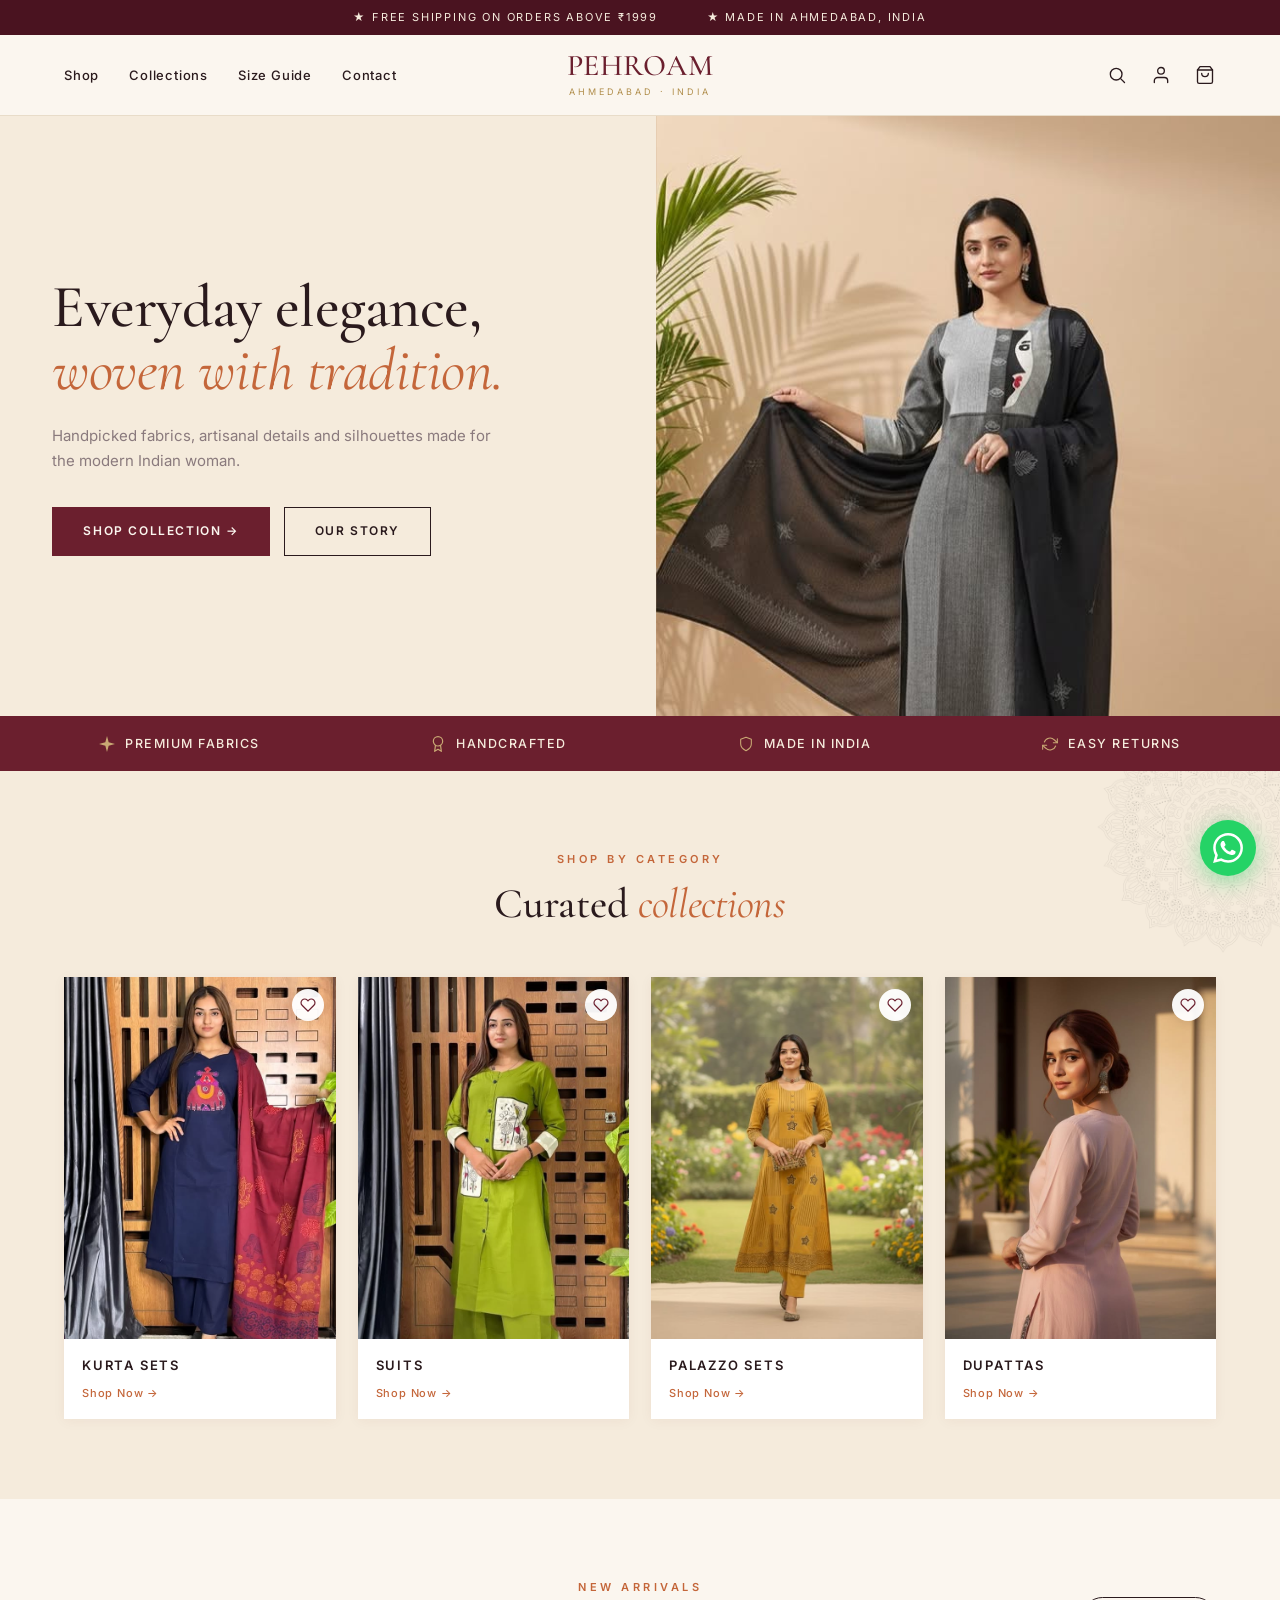
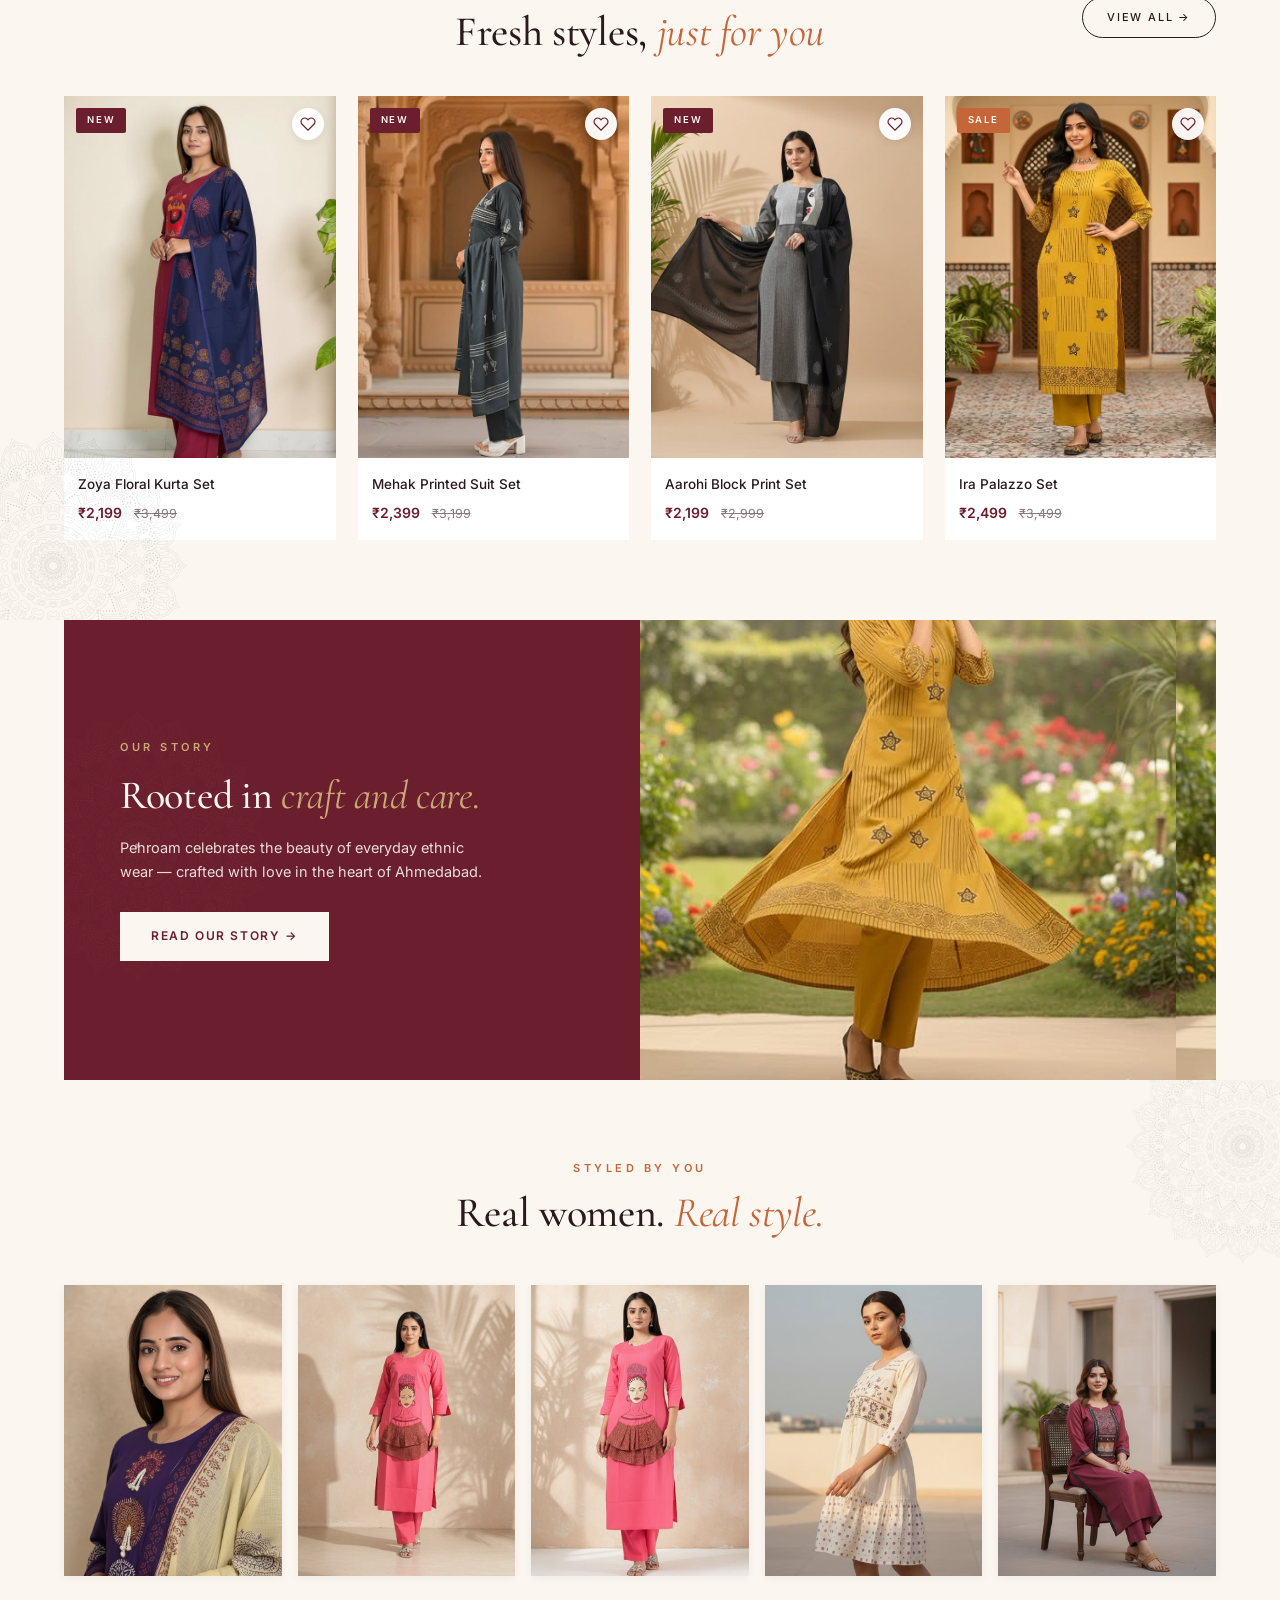
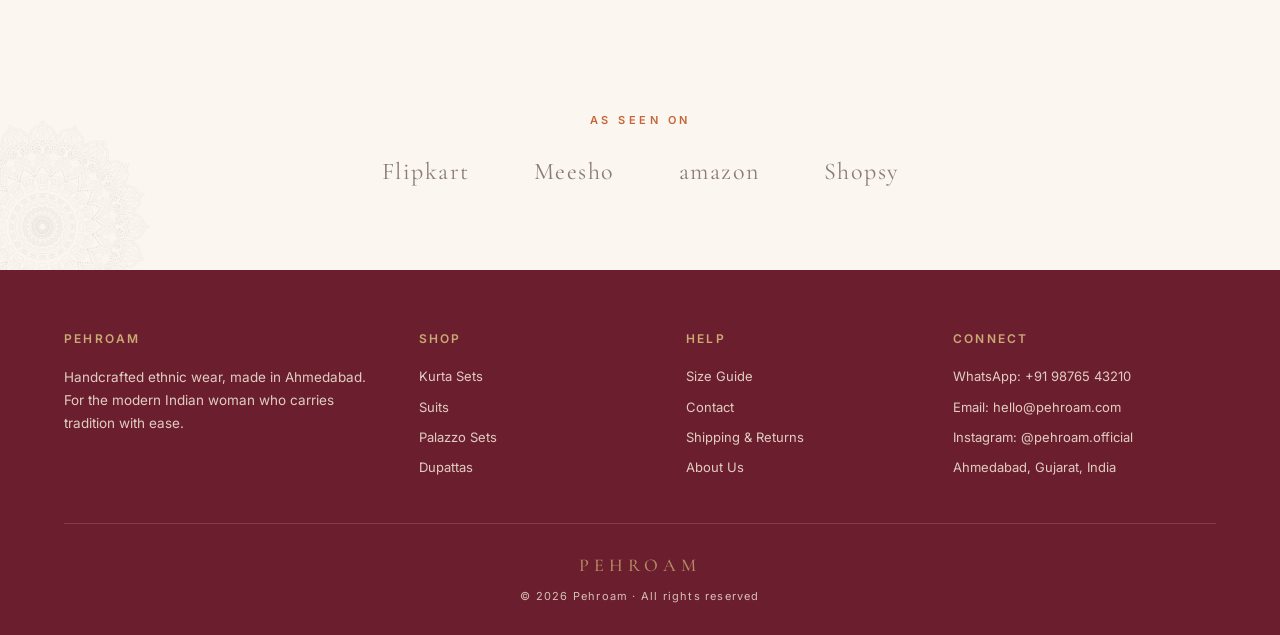
<file: index.html>
<!DOCTYPE html>
<html lang="en">
<head>
<meta charset="UTF-8" />
<meta name="viewport" content="width=device-width, initial-scale=1.0" />
<title>Pehroam — Everyday Elegance, Woven With Tradition</title>
<meta name="description" content="Pehroam — handcrafted ethnic wear from Ahmedabad. Kurta sets, suits, palazzo, dupattas. Order on WhatsApp or buy on Flipkart, Meesho, Amazon." />
<link rel="icon" href="image/maroon-cream-web%20(1).png" />
<link rel="preconnect" href="https://fonts.googleapis.com">
<link rel="preconnect" href="https://fonts.gstatic.com" crossorigin>
<link href="https://fonts.googleapis.com/css2?family=Cormorant+Garamond:ital,wght@0,400;0,500;0,600;0,700;1,400;1,500;1,600&family=Inter:wght@300;400;500;600;700&display=swap" rel="stylesheet">
<link rel="stylesheet" href="styles.css">
</head>
<body>

<!-- Announcement -->
<div class="announcement">
  <span>★ Free Shipping on Orders Above ₹1999</span>
  <span>★ Made in Ahmedabad, India</span>
</div>

<!-- Header -->
<header class="header">
  <button class="menu-toggle" onclick="toggleMenu()" aria-label="Menu">
    <svg viewBox="0 0 24 24" fill="none" stroke="currentColor" stroke-width="1.8" stroke-linecap="round"><line x1="3" y1="6" x2="21" y2="6"/><line x1="3" y1="12" x2="21" y2="12"/><line x1="3" y1="18" x2="21" y2="18"/></svg>
  </button>
  <nav class="nav-left">
    <a href="index.html">Shop</a>
    <a href="collection.html">Collections</a>
    <a href="size-guide.html">Size Guide</a>
    <a href="contact.html">Contact</a>
  </nav>
  <a href="index.html" class="logo">
    <div class="logo-text">PEHROAM</div>
    <div class="logo-sub">AHMEDABAD &middot; INDIA</div>
  </a>
  <div class="nav-right">
    <span class="icon-btn" title="Search">
      <svg viewBox="0 0 24 24" fill="none" stroke="currentColor" stroke-width="1.6" stroke-linecap="round" stroke-linejoin="round"><circle cx="11" cy="11" r="7"/><line x1="21" y1="21" x2="16.65" y2="16.65"/></svg>
    </span>
    <span class="icon-btn" title="Account">
      <svg viewBox="0 0 24 24" fill="none" stroke="currentColor" stroke-width="1.6" stroke-linecap="round" stroke-linejoin="round"><path d="M20 21v-2a4 4 0 0 0-4-4H8a4 4 0 0 0-4 4v2"/><circle cx="12" cy="7" r="4"/></svg>
    </span>
    <span class="icon-btn" title="Bag">
      <svg viewBox="0 0 24 24" fill="none" stroke="currentColor" stroke-width="1.6" stroke-linecap="round" stroke-linejoin="round"><path d="M6 2 3 6v14a2 2 0 0 0 2 2h14a2 2 0 0 0 2-2V6l-3-4z"/><line x1="3" y1="6" x2="21" y2="6"/><path d="M16 10a4 4 0 0 1-8 0"/></svg>
    </span>
  </div>
</header>

<!-- Hero -->
<section class="hero">
  <div class="hero-text">
    <h1>Everyday elegance,<br><em>woven with tradition.</em></h1>
    <p>Handpicked fabrics, artisanal details and silhouettes made for the modern Indian woman.</p>
    <div class="hero-buttons">
      <a href="collection.html" class="btn btn-primary">Shop Collection →</a>
      <a href="about.html" class="btn btn-outline">Our Story</a>
    </div>
  </div>
  <div class="hero-image" style="background-image: url('./image/625770713_17848417101672550_3371275063596296653_n..jpg');"></div>
</section>

<!-- Trust strip -->
<div class="trust-strip">
  <div>
    <svg viewBox="0 0 24 24" fill="currentColor"><path d="M12 0l2.5 9.5L24 12l-9.5 2.5L12 24l-2.5-9.5L0 12l9.5-2.5z"/></svg>
    Premium Fabrics
  </div>
  <div>
    <svg viewBox="0 0 24 24" fill="none" stroke="currentColor" stroke-width="1.8" stroke-linecap="round" stroke-linejoin="round"><circle cx="12" cy="8" r="7"/><polyline points="8.21 13.89 7 23 12 20 17 23 15.79 13.88"/></svg>
    Handcrafted
  </div>
  <div>
    <svg viewBox="0 0 24 24" fill="none" stroke="currentColor" stroke-width="1.6" stroke-linecap="round" stroke-linejoin="round"><path d="M12 22s8-4 8-10V5l-8-3-8 3v7c0 6 8 10 8 10z"/></svg>
    Made in India
  </div>
  <div>
    <svg viewBox="0 0 24 24" fill="none" stroke="currentColor" stroke-width="1.6" stroke-linecap="round" stroke-linejoin="round"><polyline points="23 4 23 10 17 10"/><polyline points="1 20 1 14 7 14"/><path d="M3.51 9a9 9 0 0 1 14.85-3.36L23 10M1 14l4.64 4.36A9 9 0 0 0 20.49 15"/></svg>
    Easy Returns
  </div>
</div>

<!-- Categories -->
<section class="section" style="background: var(--cream-warm);">
  <img src="image/m1.png" class="deco-mandala mandala-cat" alt="" aria-hidden="true">
  <div class="section-head">
    <div class="eyebrow">Shop by Category</div>
    <h2>Curated <em>collections</em></h2>
  </div>
  <div class="cat-grid">
    <a href="collection.html" class="cat-card">
      <div style="position:relative;">
        <img src="image/625828701_17848419201672550_1431074078051056823_n..jpg" alt="Kurta Sets">
        <span class="heart" role="button" aria-label="Add to wishlist" onclick="event.preventDefault(); event.stopPropagation(); toggleHeart(this);">
          <svg viewBox="0 0 24 24"><path d="M20.84 4.61a5.5 5.5 0 0 0-7.78 0L12 5.67l-1.06-1.06a5.5 5.5 0 0 0-7.78 7.78l1.06 1.06L12 21.23l7.78-7.78 1.06-1.06a5.5 5.5 0 0 0 0-7.78z"/></svg>
        </span>
      </div>
      <div class="label"><h4>Kurta Sets</h4><span>Shop Now →</span></div>
    </a>
    <a href="collection.html" class="cat-card">
      <div style="position:relative;">
        <img src="image/625744779_17848415598672550_2682255313671541139_n..jpg" alt="Suits">
        <span class="heart" role="button" aria-label="Add to wishlist" onclick="event.preventDefault(); event.stopPropagation(); toggleHeart(this);">
          <svg viewBox="0 0 24 24"><path d="M20.84 4.61a5.5 5.5 0 0 0-7.78 0L12 5.67l-1.06-1.06a5.5 5.5 0 0 0-7.78 7.78l1.06 1.06L12 21.23l7.78-7.78 1.06-1.06a5.5 5.5 0 0 0 0-7.78z"/></svg>
        </span>
      </div>
      <div class="label"><h4>Suits</h4><span>Shop Now →</span></div>
    </a>
    <a href="collection.html" class="cat-card">
      <div style="position:relative;">
        <img src="image/626214876_17848588257672550_4645952539031080519_n..jpg" alt="Palazzo Sets">
        <span class="heart" role="button" aria-label="Add to wishlist" onclick="event.preventDefault(); event.stopPropagation(); toggleHeart(this);">
          <svg viewBox="0 0 24 24"><path d="M20.84 4.61a5.5 5.5 0 0 0-7.78 0L12 5.67l-1.06-1.06a5.5 5.5 0 0 0-7.78 7.78l1.06 1.06L12 21.23l7.78-7.78 1.06-1.06a5.5 5.5 0 0 0 0-7.78z"/></svg>
        </span>
      </div>
      <div class="label"><h4>Palazzo Sets</h4><span>Shop Now →</span></div>
    </a>
    <a href="collection.html" class="cat-card">
      <div style="position:relative;">
        <img src="image/631517038_17850610404672550_3306402858683096474_n..jpg" alt="Dupattas">
        <span class="heart" role="button" aria-label="Add to wishlist" onclick="event.preventDefault(); event.stopPropagation(); toggleHeart(this);">
          <svg viewBox="0 0 24 24"><path d="M20.84 4.61a5.5 5.5 0 0 0-7.78 0L12 5.67l-1.06-1.06a5.5 5.5 0 0 0-7.78 7.78l1.06 1.06L12 21.23l7.78-7.78 1.06-1.06a5.5 5.5 0 0 0 0-7.78z"/></svg>
        </span>
      </div>
      <div class="label"><h4>Dupattas</h4><span>Shop Now →</span></div>
    </a>
  </div>
</section>

<!-- New Arrivals -->
<section class="section">
  <img src="image/m1.png" class="deco-mandala mandala-new" alt="" aria-hidden="true">
  <div class="products-head">
    <div class="section-head" style="margin-bottom:0;">
      <div class="eyebrow">New Arrivals</div>
      <h2>Fresh styles, <em>just for you</em></h2>
    </div>
    <a href="collection.html" class="view-all">View All →</a>
  </div>
  <div class="product-grid">
    <a href="product.html" class="product-card">
      <div class="img-wrap">
        <span class="badge">NEW</span>
        <span class="heart" role="button" aria-label="Add to wishlist" onclick="event.preventDefault(); event.stopPropagation(); toggleHeart(this);">
          <svg viewBox="0 0 24 24"><path d="M20.84 4.61a5.5 5.5 0 0 0-7.78 0L12 5.67l-1.06-1.06a5.5 5.5 0 0 0-7.78 7.78l1.06 1.06L12 21.23l7.78-7.78 1.06-1.06a5.5 5.5 0 0 0 0-7.78z"/></svg>
        </span>
        <img src="image/625340985_17848419177672550_2397047869284644272_n..jpg" alt="Zoya Floral Kurta Set">
      </div>
      <div class="info">
        <h4>Zoya Floral Kurta Set</h4>
        <div class="price">₹2,199 <del>₹3,499</del></div>
      </div>
    </a>
    <a href="product.html" class="product-card">
      <div class="img-wrap">
        <span class="badge">NEW</span>
        <span class="heart" role="button" aria-label="Add to wishlist" onclick="event.preventDefault(); event.stopPropagation(); toggleHeart(this);">
          <svg viewBox="0 0 24 24"><path d="M20.84 4.61a5.5 5.5 0 0 0-7.78 0L12 5.67l-1.06-1.06a5.5 5.5 0 0 0-7.78 7.78l1.06 1.06L12 21.23l7.78-7.78 1.06-1.06a5.5 5.5 0 0 0 0-7.78z"/></svg>
        </span>
        <img src="image/625689505_17848413915672550_6765361159566502667_n..jpg" alt="Mehak Printed Suit Set">
      </div>
      <div class="info">
        <h4>Mehak Printed Suit Set</h4>
        <div class="price">₹2,399 <del>₹3,199</del></div>
      </div>
    </a>
    <a href="product.html" class="product-card">
      <div class="img-wrap">
        <span class="badge">NEW</span>
        <span class="heart" role="button" aria-label="Add to wishlist" onclick="event.preventDefault(); event.stopPropagation(); toggleHeart(this);">
          <svg viewBox="0 0 24 24"><path d="M20.84 4.61a5.5 5.5 0 0 0-7.78 0L12 5.67l-1.06-1.06a5.5 5.5 0 0 0-7.78 7.78l1.06 1.06L12 21.23l7.78-7.78 1.06-1.06a5.5 5.5 0 0 0 0-7.78z"/></svg>
        </span>
        <img src="image/625770713_17848417101672550_3371275063596296653_n..jpg" alt="Aarohi Block Print Set">
      </div>
      <div class="info">
        <h4>Aarohi Block Print Set</h4>
        <div class="price">₹2,199 <del>₹2,999</del></div>
      </div>
    </a>
    <a href="product.html" class="product-card">
      <div class="img-wrap">
        <span class="badge sale">SALE</span>
        <span class="heart" role="button" aria-label="Add to wishlist" onclick="event.preventDefault(); event.stopPropagation(); toggleHeart(this);">
          <svg viewBox="0 0 24 24"><path d="M20.84 4.61a5.5 5.5 0 0 0-7.78 0L12 5.67l-1.06-1.06a5.5 5.5 0 0 0-7.78 7.78l1.06 1.06L12 21.23l7.78-7.78 1.06-1.06a5.5 5.5 0 0 0 0-7.78z"/></svg>
        </span>
        <img src="image/625845608_17848588263672550_5370734626032916229_n..jpg" alt="Ira Palazzo Set">
      </div>
      <div class="info">
        <h4>Ira Palazzo Set</h4>
        <div class="price">₹2,499 <del>₹3,499</del></div>
      </div>
    </a>
  </div>
</section>

<!-- Story Banner -->
<section class="story-banner">
  <img src="image/m1.png" class="deco-mandala mandala-story" alt="" aria-hidden="true">
  <div class="text">
    <div class="eyebrow">Our Story</div>
    <h3>Rooted in <em>craft and care.</em></h3>
    <p>Pehroam celebrates the beauty of everyday ethnic wear — crafted with love in the heart of Ahmedabad.</p>
    <a href="about.html" class="btn btn-light">Read Our Story →</a>
  </div>
  <div class="image" style="background-image: url('image/625312232_17848588260672550_2118621083788100076_n..jpg');"></div>
</section>

<!-- Styled By You -->
<section class="section">
  <img src="image/m1.png" class="deco-mandala mandala-styled" alt="" aria-hidden="true">
  <div class="section-head">
    <div class="eyebrow">Styled by You</div>
    <h2>Real women. <em>Real style.</em></h2>
  </div>
  <div class="styled-grid">
    <img src="image/625847850_17848589100672550_6977931916856309826_n..jpg" alt="Customer style 1">
    <img src="image/625849764_17848416471672550_4291875376525313606_n..jpg" alt="Customer style 2">
    <img src="image/625997882_17848416441672550_4081919245907241751_n..jpg" alt="Customer style 3">
    <img src="image/626222321_17850611019672550_5928289048282766369_n..jpg" alt="Customer style 4">
    <img src="image/626263748_17850609864672550_3725003124425983141_n..jpg" alt="Customer style 5">
  </div>
</section>

<!-- As Seen On -->
<section class="seen-on">
  <img src="image/m1.png" class="deco-mandala mandala-seen" alt="" aria-hidden="true">
  <div class="eyebrow">As Seen On</div>
  <div class="logos">
    <span>Flipkart</span>
    <span>Meesho</span>
    <span>amazon</span>
    <span>Shopsy</span>
  </div>
</section>

<!-- Footer -->
<footer class="footer">
  <div class="footer-grid">
    <div>
      <h5>Pehroam</h5>
      <p>Handcrafted ethnic wear, made in Ahmedabad. For the modern Indian woman who carries tradition with ease.</p>
    </div>
    <div>
      <h5>Shop</h5>
      <ul>
        <li><a href="collection.html">Kurta Sets</a></li>
        <li><a href="collection.html">Suits</a></li>
        <li><a href="collection.html">Palazzo Sets</a></li>
        <li><a href="collection.html">Dupattas</a></li>
      </ul>
    </div>
    <div>
      <h5>Help</h5>
      <ul>
        <li><a href="size-guide.html">Size Guide</a></li>
        <li><a href="contact.html">Contact</a></li>
        <li><a href="#">Shipping & Returns</a></li>
        <li><a href="about.html">About Us</a></li>
      </ul>
    </div>
    <div>
      <h5>Connect</h5>
      <ul>
        <li>WhatsApp: +91 98765 43210</li>
        <li>Email: hello@pehroam.com</li>
        <li>Instagram: @pehroam.official</li>
        <li>Ahmedabad, Gujarat, India</li>
      </ul>
    </div>
  </div>
  <div class="footer-bottom">
    <div class="brand">PEHROAM</div>
    © 2026 Pehroam · All rights reserved
  </div>
</footer>

<!-- WhatsApp floating -->
<a href="https://wa.me/919876543210" class="wa-float" target="_blank" aria-label="Chat on WhatsApp">
  <svg viewBox="0 0 24 24"><path d="M17.472 14.382c-.297-.149-1.758-.867-2.03-.967-.273-.099-.471-.148-.67.15-.197.297-.767.966-.94 1.164-.173.199-.347.223-.644.075-.297-.15-1.255-.463-2.39-1.475-.883-.788-1.48-1.761-1.653-2.059-.173-.297-.018-.458.13-.606.134-.133.298-.347.446-.52.149-.174.198-.298.298-.497.099-.198.05-.371-.025-.52-.075-.149-.669-1.612-.916-2.207-.242-.579-.487-.5-.669-.51-.173-.008-.371-.01-.57-.01-.198 0-.52.074-.792.372-.272.297-1.04 1.016-1.04 2.479 0 1.462 1.065 2.875 1.213 3.074.149.198 2.096 3.2 5.077 4.487.709.306 1.262.489 1.694.625.712.227 1.36.195 1.871.118.571-.085 1.758-.719 2.006-1.413.248-.694.248-1.289.173-1.413-.074-.124-.272-.198-.57-.347m-5.421 7.403h-.004a9.87 9.87 0 01-5.031-1.378l-.361-.214-3.741.982.998-3.648-.235-.374a9.86 9.86 0 01-1.51-5.26c.001-5.45 4.436-9.884 9.888-9.884 2.64 0 5.122 1.03 6.988 2.898a9.825 9.825 0 012.893 6.994c-.003 5.45-4.437 9.884-9.885 9.884m8.413-18.297A11.815 11.815 0 0012.05 0C5.495 0 .16 5.335.157 11.892c0 2.096.547 4.142 1.588 5.945L.057 24l6.305-1.654a11.882 11.882 0 005.683 1.448h.005c6.554 0 11.89-5.335 11.893-11.893a11.821 11.821 0 00-3.48-8.413z"/></svg>
</a>

<script src="script.js"></script>
</body>
</html>
</file>
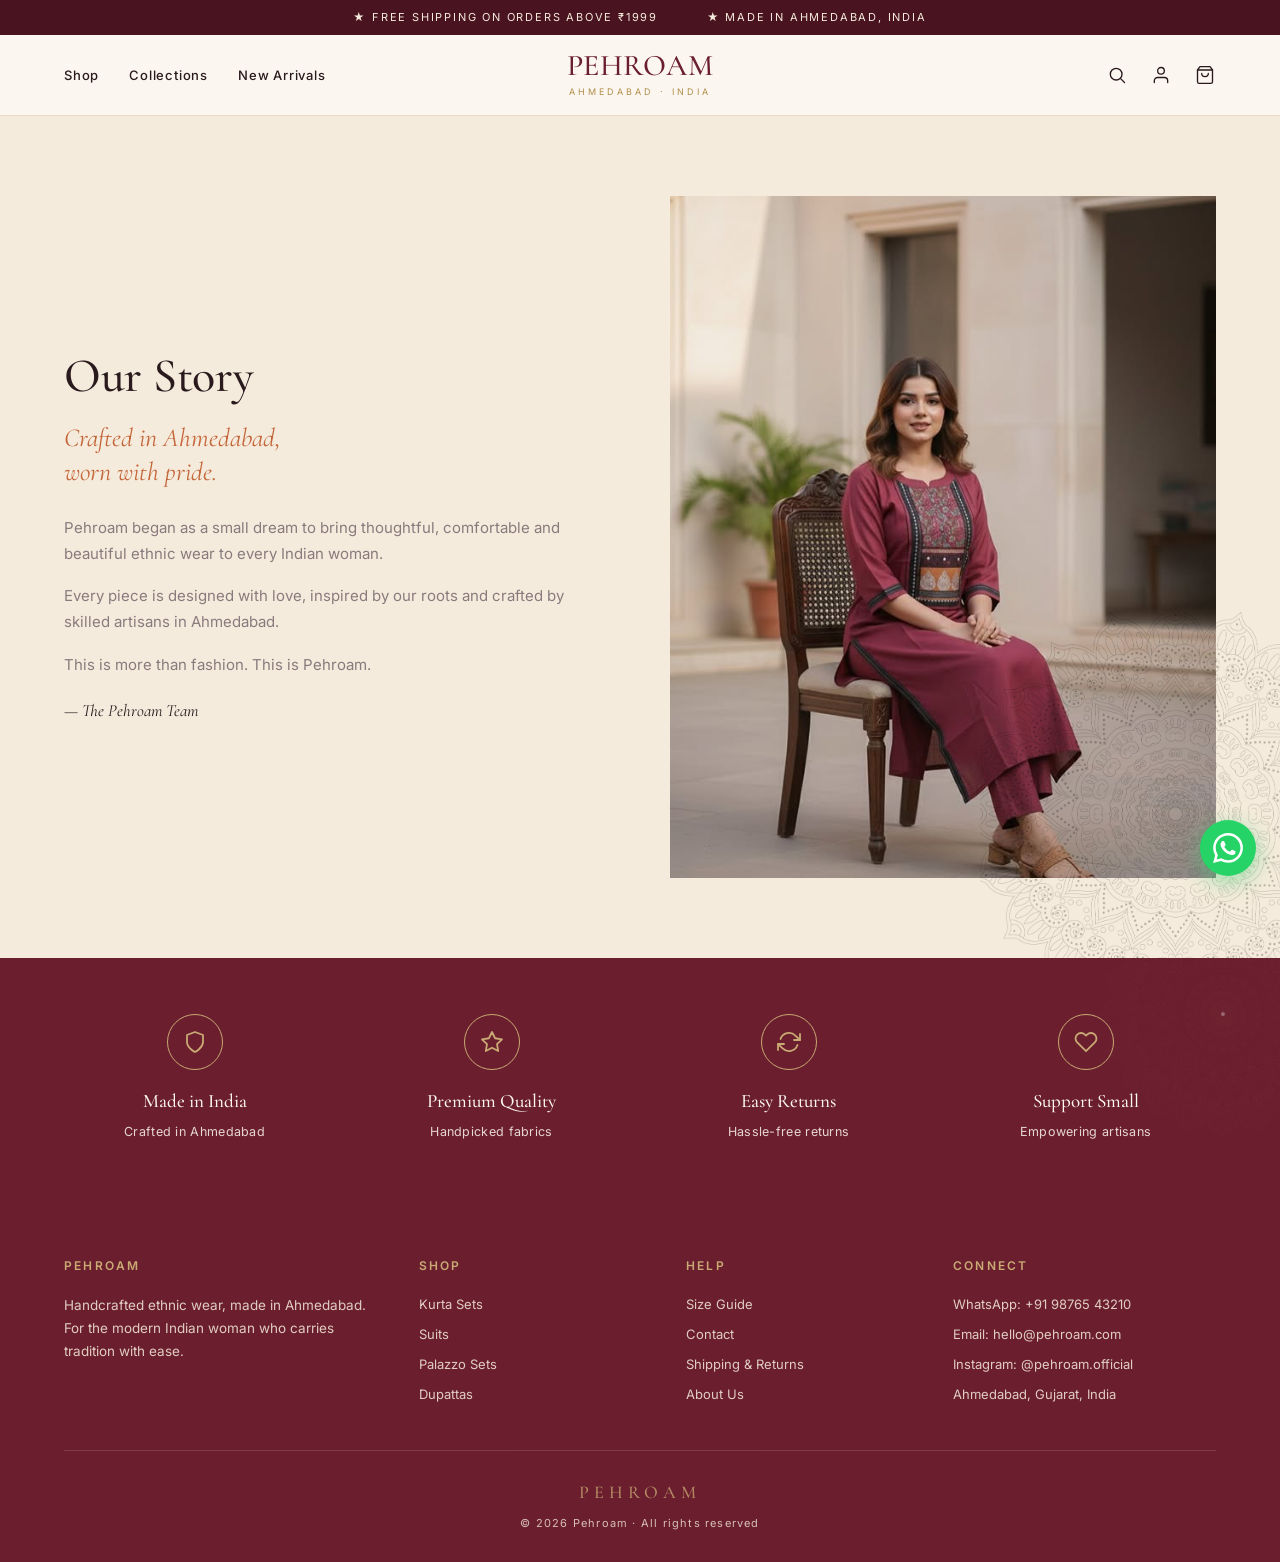
<file: about.html>
<!DOCTYPE html>
<html lang="en">
<head>
<meta charset="UTF-8" />
<meta name="viewport" content="width=device-width, initial-scale=1.0" />
<title>Our Story — Pehroam</title>
<link rel="icon" href="image/maroon-cream-web%20(1).png" />
<link rel="preconnect" href="https://fonts.googleapis.com">
<link rel="preconnect" href="https://fonts.gstatic.com" crossorigin>
<link href="https://fonts.googleapis.com/css2?family=Cormorant+Garamond:ital,wght@0,400;0,500;0,600;0,700;1,400;1,500;1,600&family=Inter:wght@300;400;500;600;700&display=swap" rel="stylesheet">
<link rel="stylesheet" href="styles.css">
</head>
<body>

<div class="announcement">
  <span>★ Free Shipping on Orders Above ₹1999</span>
  <span>★ Made in Ahmedabad, India</span>
</div>

<header class="header">
  <button class="menu-toggle" onclick="toggleMenu()" aria-label="Menu">
    <svg viewBox="0 0 24 24" fill="none" stroke="currentColor" stroke-width="1.8" stroke-linecap="round"><line x1="3" y1="6" x2="21" y2="6"/><line x1="3" y1="12" x2="21" y2="12"/><line x1="3" y1="18" x2="21" y2="18"/></svg>
  </button>
  <nav class="nav-left">
    <a href="index.html">Shop</a>
    <a href="collection.html">Collections</a>
    <a href="collection.html">New Arrivals</a>
  </nav>
  <a href="index.html" class="logo">
    <div class="logo-text">PEHROAM</div>
    <div class="logo-sub">AHMEDABAD &middot; INDIA</div>
  </a>
  <div class="nav-right">
    <span class="icon-btn" title="Search">
      <svg viewBox="0 0 24 24" fill="none" stroke="currentColor" stroke-width="1.6" stroke-linecap="round" stroke-linejoin="round"><circle cx="11" cy="11" r="7"/><line x1="21" y1="21" x2="16.65" y2="16.65"/></svg>
    </span>
    <span class="icon-btn" title="Account">
      <svg viewBox="0 0 24 24" fill="none" stroke="currentColor" stroke-width="1.6" stroke-linecap="round" stroke-linejoin="round"><path d="M20 21v-2a4 4 0 0 0-4-4H8a4 4 0 0 0-4 4v2"/><circle cx="12" cy="7" r="4"/></svg>
    </span>
    <span class="icon-btn" title="Bag">
      <svg viewBox="0 0 24 24" fill="none" stroke="currentColor" stroke-width="1.6" stroke-linecap="round" stroke-linejoin="round"><path d="M6 2 3 6v14a2 2 0 0 0 2 2h14a2 2 0 0 0 2-2V6l-3-4z"/><line x1="3" y1="6" x2="21" y2="6"/><path d="M16 10a4 4 0 0 1-8 0"/></svg>
    </span>
  </div>
</header>

<section class="about-hero">
  <img src="image/m1.png" class="deco-mandala mandala-about" alt="" aria-hidden="true">
  <div>
    <h1>Our Story</h1>
    <h2>Crafted in Ahmedabad,<br>worn with pride.</h2>
    <p>Pehroam began as a small dream to bring thoughtful, comfortable and beautiful ethnic wear to every Indian woman.</p>
    <p>Every piece is designed with love, inspired by our roots and crafted by skilled artisans in Ahmedabad.</p>
    <p>This is more than fashion. This is Pehroam.</p>
    <div class="signoff">— The Pehroam Team</div>
  </div>
  <div>
    <img src="image/626263748_17850609864672550_3725003124425983141_n..jpg" alt="Our story">
  </div>
</section>

<section class="values-strip">
  <img src="image/m1.png" class="deco-mandala mandala-values" alt="" aria-hidden="true">
  <div class="value-item">
    <div class="icon">
      <svg viewBox="0 0 24 24" fill="none" stroke="currentColor" stroke-width="1.6" stroke-linecap="round" stroke-linejoin="round"><path d="M12 22s8-4 8-10V5l-8-3-8 3v7c0 6 8 10 8 10z"/></svg>
    </div>
    <h4>Made in India</h4>
    <p>Crafted in Ahmedabad</p>
  </div>
  <div class="value-item">
    <div class="icon">
      <svg viewBox="0 0 24 24" fill="none" stroke="currentColor" stroke-width="1.6" stroke-linecap="round" stroke-linejoin="round"><polygon points="12 2 15.09 8.26 22 9.27 17 14.14 18.18 21.02 12 17.77 5.82 21.02 7 14.14 2 9.27 8.91 8.26 12 2"/></svg>
    </div>
    <h4>Premium Quality</h4>
    <p>Handpicked fabrics</p>
  </div>
  <div class="value-item">
    <div class="icon">
      <svg viewBox="0 0 24 24" fill="none" stroke="currentColor" stroke-width="1.6" stroke-linecap="round" stroke-linejoin="round"><polyline points="23 4 23 10 17 10"/><polyline points="1 20 1 14 7 14"/><path d="M3.51 9a9 9 0 0 1 14.85-3.36L23 10M1 14l4.64 4.36A9 9 0 0 0 20.49 15"/></svg>
    </div>
    <h4>Easy Returns</h4>
    <p>Hassle-free returns</p>
  </div>
  <div class="value-item">
    <div class="icon">
      <svg viewBox="0 0 24 24" fill="none" stroke="currentColor" stroke-width="1.6" stroke-linecap="round" stroke-linejoin="round"><path d="M20.84 4.61a5.5 5.5 0 0 0-7.78 0L12 5.67l-1.06-1.06a5.5 5.5 0 0 0-7.78 7.78l1.06 1.06L12 21.23l7.78-7.78 1.06-1.06a5.5 5.5 0 0 0 0-7.78z"/></svg>
    </div>
    <h4>Support Small</h4>
    <p>Empowering artisans</p>
  </div>
</section>

<!-- Footer -->
<footer class="footer">
  <div class="footer-grid">
    <div>
      <h5>Pehroam</h5>
      <p>Handcrafted ethnic wear, made in Ahmedabad. For the modern Indian woman who carries tradition with ease.</p>
    </div>
    <div>
      <h5>Shop</h5>
      <ul>
        <li><a href="collection.html">Kurta Sets</a></li>
        <li><a href="collection.html">Suits</a></li>
        <li><a href="collection.html">Palazzo Sets</a></li>
        <li><a href="collection.html">Dupattas</a></li>
      </ul>
    </div>
    <div>
      <h5>Help</h5>
      <ul>
        <li><a href="size-guide.html">Size Guide</a></li>
        <li><a href="contact.html">Contact</a></li>
        <li><a href="#">Shipping & Returns</a></li>
        <li><a href="about.html">About Us</a></li>
      </ul>
    </div>
    <div>
      <h5>Connect</h5>
      <ul>
        <li>WhatsApp: +91 98765 43210</li>
        <li>Email: hello@pehroam.com</li>
        <li>Instagram: @pehroam.official</li>
        <li>Ahmedabad, Gujarat, India</li>
      </ul>
    </div>
  </div>
  <div class="footer-bottom">
    <div class="brand">PEHROAM</div>
    © 2026 Pehroam · All rights reserved
  </div>
</footer>

<a href="https://wa.me/919876543210" class="wa-float" target="_blank" aria-label="Chat on WhatsApp">
  <svg viewBox="0 0 24 24"><path d="M17.472 14.382c-.297-.149-1.758-.867-2.03-.967-.273-.099-.471-.148-.67.15-.197.297-.767.966-.94 1.164-.173.199-.347.223-.644.075-.297-.15-1.255-.463-2.39-1.475-.883-.788-1.48-1.761-1.653-2.059-.173-.297-.018-.458.13-.606.134-.133.298-.347.446-.52.149-.174.198-.298.298-.497.099-.198.05-.371-.025-.52-.075-.149-.669-1.612-.916-2.207-.242-.579-.487-.5-.669-.51-.173-.008-.371-.01-.57-.01-.198 0-.52.074-.792.372-.272.297-1.04 1.016-1.04 2.479 0 1.462 1.065 2.875 1.213 3.074.149.198 2.096 3.2 5.077 4.487.709.306 1.262.489 1.694.625.712.227 1.36.195 1.871.118.571-.085 1.758-.719 2.006-1.413.248-.694.248-1.289.173-1.413-.074-.124-.272-.198-.57-.347m-5.421 7.403h-.004a9.87 9.87 0 01-5.031-1.378l-.361-.214-3.741.982.998-3.648-.235-.374a9.86 9.86 0 01-1.51-5.26c.001-5.45 4.436-9.884 9.888-9.884 2.64 0 5.122 1.03 6.988 2.898a9.825 9.825 0 012.893 6.994c-.003 5.45-4.437 9.884-9.885 9.884m8.413-18.297A11.815 11.815 0 0012.05 0C5.495 0 .16 5.335.157 11.892c0 2.096.547 4.142 1.588 5.945L.057 24l6.305-1.654a11.882 11.882 0 005.683 1.448h.005c6.554 0 11.89-5.335 11.893-11.893a11.821 11.821 0 00-3.48-8.413z"/></svg>
</a>

<script src="script.js"></script>
</body>
</html>
</file>
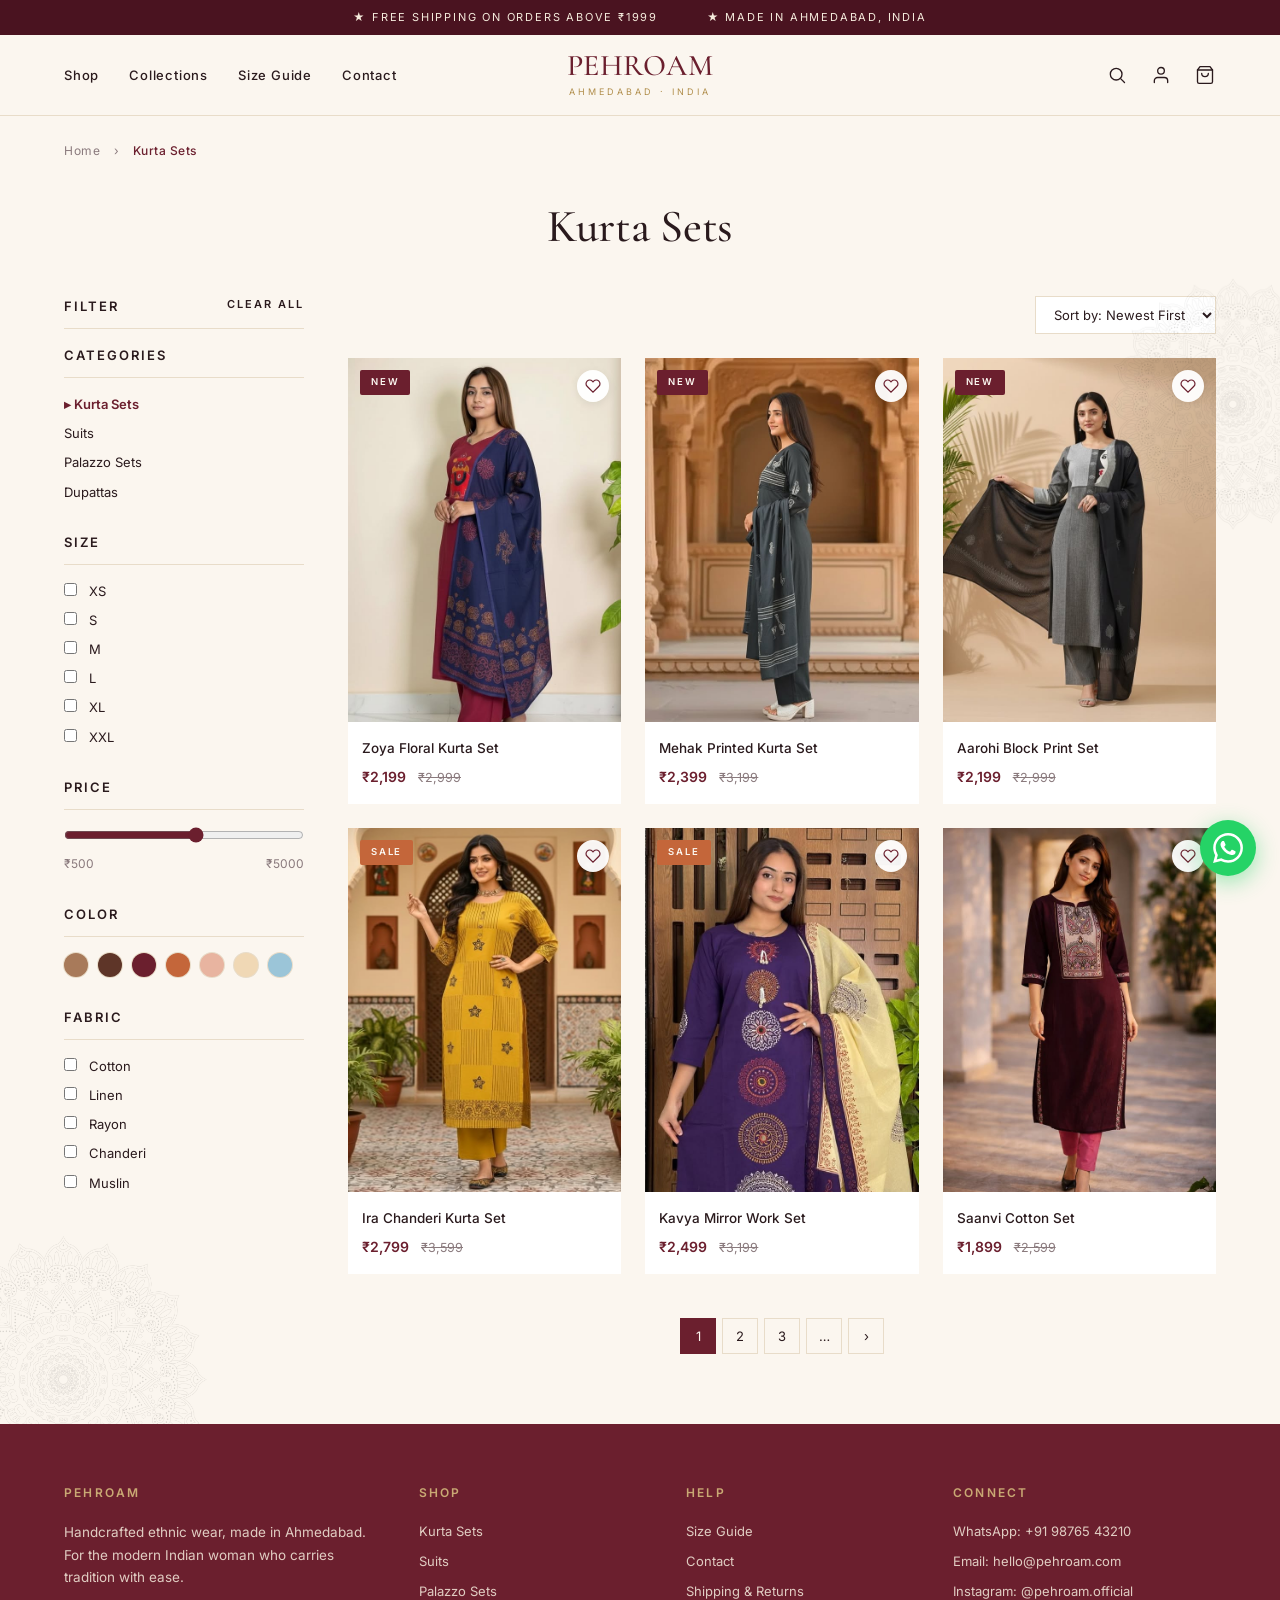
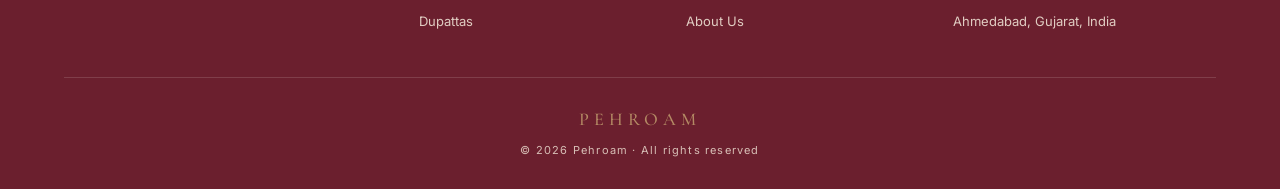
<file: collection.html>
<!DOCTYPE html>
<html lang="en">
<head>
<meta charset="UTF-8" />
<meta name="viewport" content="width=device-width, initial-scale=1.0" />
<title>Kurta Sets — Pehroam</title>
<link rel="icon" href="image/maroon-cream-web%20(1).png" />
<link rel="preconnect" href="https://fonts.googleapis.com">
<link rel="preconnect" href="https://fonts.gstatic.com" crossorigin>
<link href="https://fonts.googleapis.com/css2?family=Cormorant+Garamond:ital,wght@0,400;0,500;0,600;0,700;1,400;1,500;1,600&family=Inter:wght@300;400;500;600;700&display=swap" rel="stylesheet">
<link rel="stylesheet" href="styles.css">
</head>
<body>

<div class="announcement">
  <span>★ Free Shipping on Orders Above ₹1999</span>
  <span>★ Made in Ahmedabad, India</span>
</div>

<header class="header">
  <button class="menu-toggle" onclick="toggleMenu()" aria-label="Menu">
    <svg viewBox="0 0 24 24" fill="none" stroke="currentColor" stroke-width="1.8" stroke-linecap="round"><line x1="3" y1="6" x2="21" y2="6"/><line x1="3" y1="12" x2="21" y2="12"/><line x1="3" y1="18" x2="21" y2="18"/></svg>
  </button>
  <nav class="nav-left">
    <a href="index.html">Shop</a>
    <a href="collection.html">Collections</a>
    <a href="size-guide.html">Size Guide</a>
    <a href="contact.html">Contact</a>
  </nav>
  <a href="index.html" class="logo">
    <div class="logo-text">PEHROAM</div>
    <div class="logo-sub">AHMEDABAD &middot; INDIA</div>
  </a>
  <div class="nav-right">
    <span class="icon-btn" title="Search">
      <svg viewBox="0 0 24 24" fill="none" stroke="currentColor" stroke-width="1.6" stroke-linecap="round" stroke-linejoin="round"><circle cx="11" cy="11" r="7"/><line x1="21" y1="21" x2="16.65" y2="16.65"/></svg>
    </span>
    <span class="icon-btn" title="Account">
      <svg viewBox="0 0 24 24" fill="none" stroke="currentColor" stroke-width="1.6" stroke-linecap="round" stroke-linejoin="round"><path d="M20 21v-2a4 4 0 0 0-4-4H8a4 4 0 0 0-4 4v2"/><circle cx="12" cy="7" r="4"/></svg>
    </span>
    <span class="icon-btn" title="Bag">
      <svg viewBox="0 0 24 24" fill="none" stroke="currentColor" stroke-width="1.6" stroke-linecap="round" stroke-linejoin="round"><path d="M6 2 3 6v14a2 2 0 0 0 2 2h14a2 2 0 0 0 2-2V6l-3-4z"/><line x1="3" y1="6" x2="21" y2="6"/><path d="M16 10a4 4 0 0 1-8 0"/></svg>
    </span>
  </div>
</header>

<div class="breadcrumb">
  <a href="index.html">Home</a>
  <span class="sep">›</span>
  <span class="current">Kurta Sets</span>
</div>

<h1 class="page-title">Kurta Sets</h1>

<div class="collection-layout">
  <img src="image/m1.png" class="deco-mandala mandala-collection" alt="" aria-hidden="true">
  <img src="image/m1.png" class="deco-mandala mandala-collection-bottom" alt="" aria-hidden="true">
  <!-- Filters -->
  <aside class="filters">
    <h3>Filter <span class="clear" style="float:right; font-size:11px;">Clear All</span></h3>

    <div class="filter-block">
      <h3>Categories</h3>
      <label class="active">▸ Kurta Sets</label>
      <label>Suits</label>
      <label>Palazzo Sets</label>
      <label>Dupattas</label>
    </div>

    <div class="filter-block">
      <h3>Size</h3>
      <label><input type="checkbox"> XS</label>
      <label><input type="checkbox"> S</label>
      <label><input type="checkbox"> M</label>
      <label><input type="checkbox"> L</label>
      <label><input type="checkbox"> XL</label>
      <label><input type="checkbox"> XXL</label>
    </div>

    <div class="filter-block">
      <h3>Price</h3>
      <input type="range" min="500" max="5000" value="3000" style="width:100%; accent-color: var(--maroon);">
      <div style="display:flex; justify-content:space-between; font-size:12px; color:var(--muted); margin-top:6px;">
        <span>₹500</span><span>₹5000</span>
      </div>
    </div>

    <div class="filter-block">
      <h3>Color</h3>
      <div class="color-swatches">
        <span class="swatch" style="background:#a87a5a;"></span>
        <span class="swatch" style="background:#5e3528;"></span>
        <span class="swatch" style="background:#6b1f2e;"></span>
        <span class="swatch" style="background:#c4663a;"></span>
        <span class="swatch" style="background:#e8b4a0;"></span>
        <span class="swatch" style="background:#f0d8b5;"></span>
        <span class="swatch" style="background:#9bc5d8;"></span>
      </div>
    </div>

    <div class="filter-block">
      <h3>Fabric</h3>
      <label><input type="checkbox"> Cotton</label>
      <label><input type="checkbox"> Linen</label>
      <label><input type="checkbox"> Rayon</label>
      <label><input type="checkbox"> Chanderi</label>
      <label><input type="checkbox"> Muslin</label>
    </div>
  </aside>

  <!-- Products area -->
  <div class="products-area">
    <div class="toolbar">
      <select>
        <option>Sort by: Newest First</option>
        <option>Price: Low to High</option>
        <option>Price: High to Low</option>
        <option>Best Sellers</option>
      </select>
    </div>

    <div class="collection-grid">
      <a href="product.html" class="product-card">
        <div class="img-wrap">
          <span class="badge">NEW</span>
          <span class="heart" role="button" aria-label="Add to wishlist" onclick="event.preventDefault(); event.stopPropagation(); toggleHeart(this);">
            <svg viewBox="0 0 24 24"><path d="M20.84 4.61a5.5 5.5 0 0 0-7.78 0L12 5.67l-1.06-1.06a5.5 5.5 0 0 0-7.78 7.78l1.06 1.06L12 21.23l7.78-7.78 1.06-1.06a5.5 5.5 0 0 0 0-7.78z"/></svg>
          </span>
          <img src="image/625340985_17848419177672550_2397047869284644272_n..jpg" alt="Zoya Floral Kurta Set">
        </div>
        <div class="info"><h4>Zoya Floral Kurta Set</h4><div class="price">₹2,199 <del>₹2,999</del></div></div>
      </a>
      <a href="product.html" class="product-card">
        <div class="img-wrap">
          <span class="badge">NEW</span>
          <span class="heart" role="button" aria-label="Add to wishlist" onclick="event.preventDefault(); event.stopPropagation(); toggleHeart(this);">
            <svg viewBox="0 0 24 24"><path d="M20.84 4.61a5.5 5.5 0 0 0-7.78 0L12 5.67l-1.06-1.06a5.5 5.5 0 0 0-7.78 7.78l1.06 1.06L12 21.23l7.78-7.78 1.06-1.06a5.5 5.5 0 0 0 0-7.78z"/></svg>
          </span>
          <img src="image/625689505_17848413915672550_6765361159566502667_n..jpg" alt="Mehak Printed Kurta Set">
        </div>
        <div class="info"><h4>Mehak Printed Kurta Set</h4><div class="price">₹2,399 <del>₹3,199</del></div></div>
      </a>
      <a href="product.html" class="product-card">
        <div class="img-wrap">
          <span class="badge">NEW</span>
          <span class="heart" role="button" aria-label="Add to wishlist" onclick="event.preventDefault(); event.stopPropagation(); toggleHeart(this);">
            <svg viewBox="0 0 24 24"><path d="M20.84 4.61a5.5 5.5 0 0 0-7.78 0L12 5.67l-1.06-1.06a5.5 5.5 0 0 0-7.78 7.78l1.06 1.06L12 21.23l7.78-7.78 1.06-1.06a5.5 5.5 0 0 0 0-7.78z"/></svg>
          </span>
          <img src="image/625770713_17848417101672550_3371275063596296653_n..jpg" alt="Aarohi Block Print Set">
        </div>
        <div class="info"><h4>Aarohi Block Print Set</h4><div class="price">₹2,199 <del>₹2,999</del></div></div>
      </a>
      <a href="product.html" class="product-card">
        <div class="img-wrap">
          <span class="badge sale">SALE</span>
          <span class="heart" role="button" aria-label="Add to wishlist" onclick="event.preventDefault(); event.stopPropagation(); toggleHeart(this);">
            <svg viewBox="0 0 24 24"><path d="M20.84 4.61a5.5 5.5 0 0 0-7.78 0L12 5.67l-1.06-1.06a5.5 5.5 0 0 0-7.78 7.78l1.06 1.06L12 21.23l7.78-7.78 1.06-1.06a5.5 5.5 0 0 0 0-7.78z"/></svg>
          </span>
          <img src="image/625845608_17848588263672550_5370734626032916229_n..jpg" alt="Ira Chanderi Kurta Set">
        </div>
        <div class="info"><h4>Ira Chanderi Kurta Set</h4><div class="price">₹2,799 <del>₹3,599</del></div></div>
      </a>
      <a href="product.html" class="product-card">
        <div class="img-wrap">
          <span class="badge sale">SALE</span>
          <span class="heart" role="button" aria-label="Add to wishlist" onclick="event.preventDefault(); event.stopPropagation(); toggleHeart(this);">
            <svg viewBox="0 0 24 24"><path d="M20.84 4.61a5.5 5.5 0 0 0-7.78 0L12 5.67l-1.06-1.06a5.5 5.5 0 0 0-7.78 7.78l1.06 1.06L12 21.23l7.78-7.78 1.06-1.06a5.5 5.5 0 0 0 0-7.78z"/></svg>
          </span>
          <img src="image/626265311_17848589103672550_4261501890635056585_n..jpg" alt="Kavya Mirror Work Set">
        </div>
        <div class="info"><h4>Kavya Mirror Work Set</h4><div class="price">₹2,499 <del>₹3,199</del></div></div>
      </a>
      <a href="product.html" class="product-card">
        <div class="img-wrap">
          <span class="heart" role="button" aria-label="Add to wishlist" onclick="event.preventDefault(); event.stopPropagation(); toggleHeart(this);">
            <svg viewBox="0 0 24 24"><path d="M20.84 4.61a5.5 5.5 0 0 0-7.78 0L12 5.67l-1.06-1.06a5.5 5.5 0 0 0-7.78 7.78l1.06 1.06L12 21.23l7.78-7.78 1.06-1.06a5.5 5.5 0 0 0 0-7.78z"/></svg>
          </span>
          <img src="image/626286982_17850604527672550_1946730696161018532_n..jpg" alt="Saanvi Cotton Set">
        </div>
        <div class="info"><h4>Saanvi Cotton Set</h4><div class="price">₹1,899 <del>₹2,599</del></div></div>
      </a>
    </div>

    <div class="pagination">
      <a href="#" class="active">1</a>
      <a href="#">2</a>
      <a href="#">3</a>
      <a href="#">…</a>
      <a href="#">›</a>
    </div>
  </div>
</div>

<!-- Footer -->
<footer class="footer">
  <div class="footer-grid">
    <div>
      <h5>Pehroam</h5>
      <p>Handcrafted ethnic wear, made in Ahmedabad. For the modern Indian woman who carries tradition with ease.</p>
    </div>
    <div>
      <h5>Shop</h5>
      <ul>
        <li><a href="collection.html">Kurta Sets</a></li>
        <li><a href="collection.html">Suits</a></li>
        <li><a href="collection.html">Palazzo Sets</a></li>
        <li><a href="collection.html">Dupattas</a></li>
      </ul>
    </div>
    <div>
      <h5>Help</h5>
      <ul>
        <li><a href="size-guide.html">Size Guide</a></li>
        <li><a href="contact.html">Contact</a></li>
        <li><a href="#">Shipping & Returns</a></li>
        <li><a href="about.html">About Us</a></li>
      </ul>
    </div>
    <div>
      <h5>Connect</h5>
      <ul>
        <li>WhatsApp: +91 98765 43210</li>
        <li>Email: hello@pehroam.com</li>
        <li>Instagram: @pehroam.official</li>
        <li>Ahmedabad, Gujarat, India</li>
      </ul>
    </div>
  </div>
  <div class="footer-bottom">
    <div class="brand">PEHROAM</div>
    © 2026 Pehroam · All rights reserved
  </div>
</footer>

<a href="https://wa.me/919876543210" class="wa-float" target="_blank" aria-label="Chat on WhatsApp">
  <svg viewBox="0 0 24 24"><path d="M17.472 14.382c-.297-.149-1.758-.867-2.03-.967-.273-.099-.471-.148-.67.15-.197.297-.767.966-.94 1.164-.173.199-.347.223-.644.075-.297-.15-1.255-.463-2.39-1.475-.883-.788-1.48-1.761-1.653-2.059-.173-.297-.018-.458.13-.606.134-.133.298-.347.446-.52.149-.174.198-.298.298-.497.099-.198.05-.371-.025-.52-.075-.149-.669-1.612-.916-2.207-.242-.579-.487-.5-.669-.51-.173-.008-.371-.01-.57-.01-.198 0-.52.074-.792.372-.272.297-1.04 1.016-1.04 2.479 0 1.462 1.065 2.875 1.213 3.074.149.198 2.096 3.2 5.077 4.487.709.306 1.262.489 1.694.625.712.227 1.36.195 1.871.118.571-.085 1.758-.719 2.006-1.413.248-.694.248-1.289.173-1.413-.074-.124-.272-.198-.57-.347m-5.421 7.403h-.004a9.87 9.87 0 01-5.031-1.378l-.361-.214-3.741.982.998-3.648-.235-.374a9.86 9.86 0 01-1.51-5.26c.001-5.45 4.436-9.884 9.888-9.884 2.64 0 5.122 1.03 6.988 2.898a9.825 9.825 0 012.893 6.994c-.003 5.45-4.437 9.884-9.885 9.884m8.413-18.297A11.815 11.815 0 0012.05 0C5.495 0 .16 5.335.157 11.892c0 2.096.547 4.142 1.588 5.945L.057 24l6.305-1.654a11.882 11.882 0 005.683 1.448h.005c6.554 0 11.89-5.335 11.893-11.893a11.821 11.821 0 00-3.48-8.413z"/></svg>
</a>

<script src="script.js"></script>
</body>
</html>
</file>
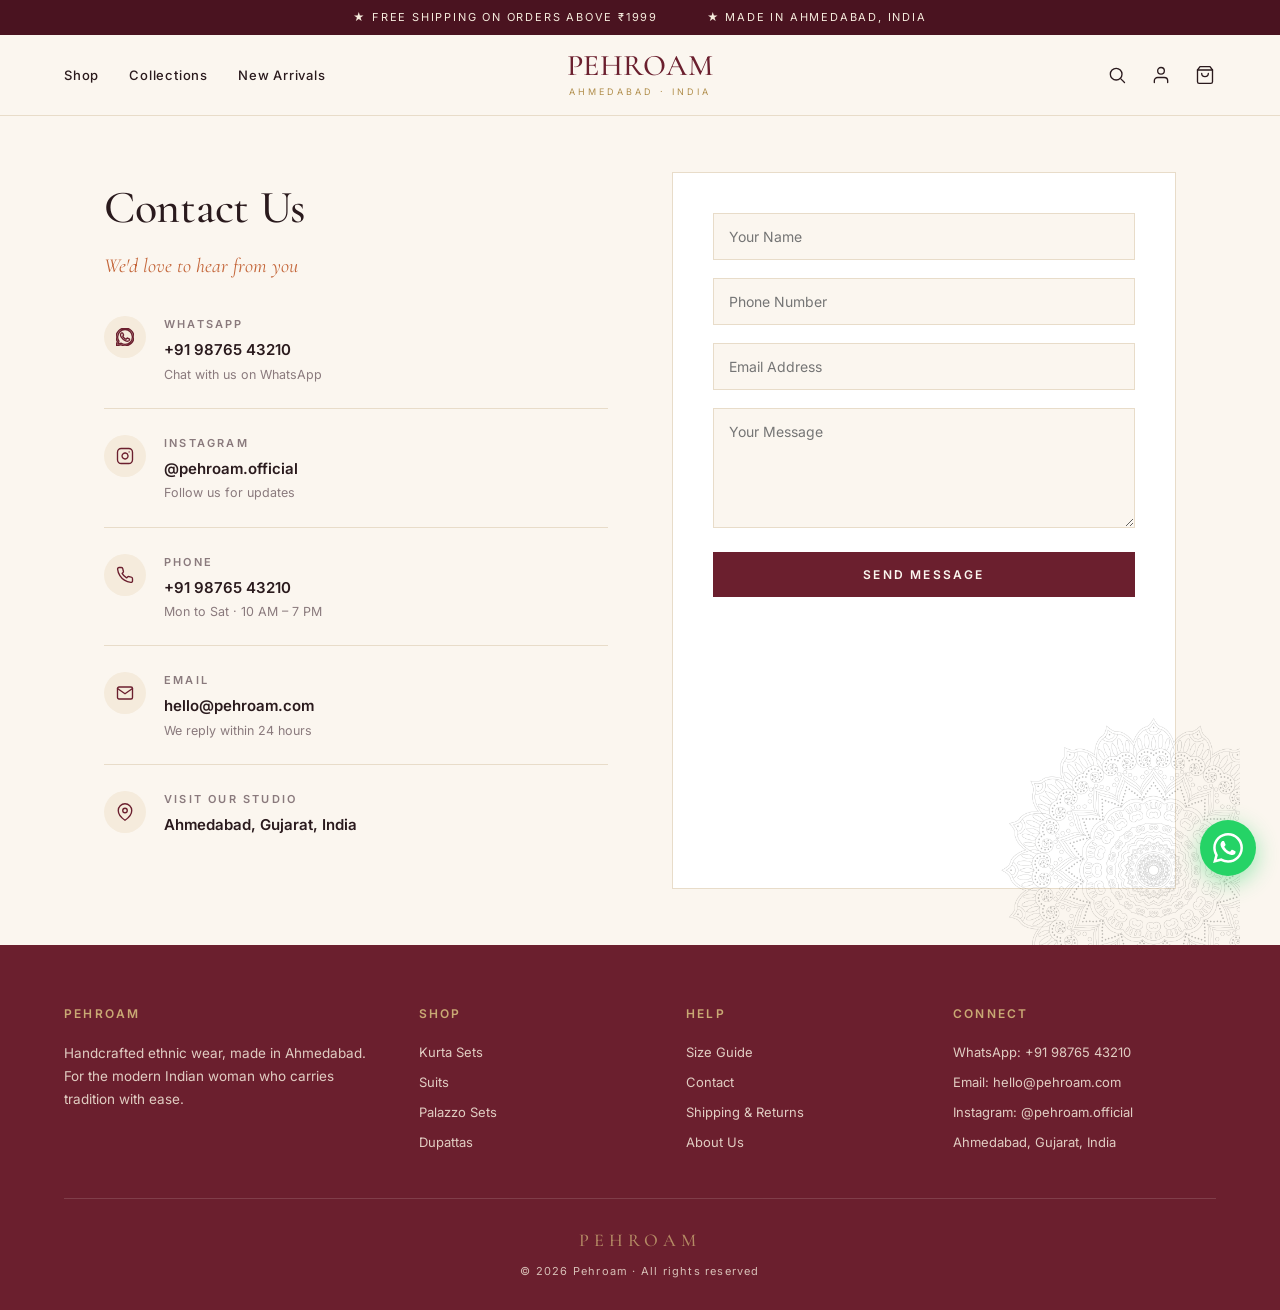
<file: contact.html>
<!DOCTYPE html>
<html lang="en">
<head>
<meta charset="UTF-8" />
<meta name="viewport" content="width=device-width, initial-scale=1.0" />
<title>Contact Us — Pehroam</title>
<link rel="icon" href="image/maroon-cream-web%20(1).png" />
<link rel="preconnect" href="https://fonts.googleapis.com">
<link rel="preconnect" href="https://fonts.gstatic.com" crossorigin>
<link href="https://fonts.googleapis.com/css2?family=Cormorant+Garamond:ital,wght@0,400;0,500;0,600;0,700;1,400;1,500;1,600&family=Inter:wght@300;400;500;600;700&display=swap" rel="stylesheet">
<link rel="stylesheet" href="styles.css">
</head>
<body>

<div class="announcement">
  <span>★ Free Shipping on Orders Above ₹1999</span>
  <span>★ Made in Ahmedabad, India</span>
</div>

<header class="header">
  <button class="menu-toggle" onclick="toggleMenu()" aria-label="Menu">
    <svg viewBox="0 0 24 24" fill="none" stroke="currentColor" stroke-width="1.8" stroke-linecap="round"><line x1="3" y1="6" x2="21" y2="6"/><line x1="3" y1="12" x2="21" y2="12"/><line x1="3" y1="18" x2="21" y2="18"/></svg>
  </button>
  <nav class="nav-left">
    <a href="index.html">Shop</a>
    <a href="collection.html">Collections</a>
    <a href="collection.html">New Arrivals</a>
  </nav>
  <a href="index.html" class="logo">
    <div class="logo-text">PEHROAM</div>
    <div class="logo-sub">AHMEDABAD &middot; INDIA</div>
  </a>
  <div class="nav-right">
    <span class="icon-btn" title="Search">
      <svg viewBox="0 0 24 24" fill="none" stroke="currentColor" stroke-width="1.6" stroke-linecap="round" stroke-linejoin="round"><circle cx="11" cy="11" r="7"/><line x1="21" y1="21" x2="16.65" y2="16.65"/></svg>
    </span>
    <span class="icon-btn" title="Account">
      <svg viewBox="0 0 24 24" fill="none" stroke="currentColor" stroke-width="1.6" stroke-linecap="round" stroke-linejoin="round"><path d="M20 21v-2a4 4 0 0 0-4-4H8a4 4 0 0 0-4 4v2"/><circle cx="12" cy="7" r="4"/></svg>
    </span>
    <span class="icon-btn" title="Bag">
      <svg viewBox="0 0 24 24" fill="none" stroke="currentColor" stroke-width="1.6" stroke-linecap="round" stroke-linejoin="round"><path d="M6 2 3 6v14a2 2 0 0 0 2 2h14a2 2 0 0 0 2-2V6l-3-4z"/><line x1="3" y1="6" x2="21" y2="6"/><path d="M16 10a4 4 0 0 1-8 0"/></svg>
    </span>
  </div>
</header>

<section class="contact-layout">
  <img src="image/m1.png" class="deco-mandala mandala-contact" alt="" aria-hidden="true">
  <div class="contact-info">
    <h1>Contact Us</h1>
    <div class="sub">We'd love to hear from you</div>

    <div class="contact-item">
      <div class="ico">
        <svg viewBox="0 0 24 24" fill="currentColor"><path d="M17.472 14.382c-.297-.149-1.758-.867-2.03-.967-.273-.099-.471-.148-.67.15-.197.297-.767.966-.94 1.164-.173.199-.347.223-.644.075-.297-.15-1.255-.463-2.39-1.475-.883-.788-1.48-1.761-1.653-2.059-.173-.297-.018-.458.13-.606.134-.133.298-.347.446-.52.149-.174.198-.298.298-.497.099-.198.05-.371-.025-.52-.075-.149-.669-1.612-.916-2.207-.242-.579-.487-.5-.669-.51-.173-.008-.371-.01-.57-.01-.198 0-.52.074-.792.372-.272.297-1.04 1.016-1.04 2.479 0 1.462 1.065 2.875 1.213 3.074.149.198 2.096 3.2 5.077 4.487.709.306 1.262.489 1.694.625.712.227 1.36.195 1.871.118.571-.085 1.758-.719 2.006-1.413.248-.694.248-1.289.173-1.413-.074-.124-.272-.198-.57-.347m-5.421 7.403h-.004a9.87 9.87 0 01-5.031-1.378l-.361-.214-3.741.982.998-3.648-.235-.374a9.86 9.86 0 01-1.51-5.26c.001-5.45 4.436-9.884 9.888-9.884 2.64 0 5.122 1.03 6.988 2.898a9.825 9.825 0 012.893 6.994c-.003 5.45-4.437 9.884-9.885 9.884m8.413-18.297A11.815 11.815 0 0012.05 0C5.495 0 .16 5.335.157 11.892c0 2.096.547 4.142 1.588 5.945L.057 24l6.305-1.654a11.882 11.882 0 005.683 1.448h.005c6.554 0 11.89-5.335 11.893-11.893a11.821 11.821 0 00-3.48-8.413z"/></svg>
      </div>
      <div class="text">
        <h5>WhatsApp</h5>
        <div class="main">+91 98765 43210</div>
        <div class="small">Chat with us on WhatsApp</div>
      </div>
    </div>

    <div class="contact-item">
      <div class="ico">
        <svg viewBox="0 0 24 24" fill="none" stroke="currentColor" stroke-width="1.8" stroke-linecap="round" stroke-linejoin="round"><rect x="2" y="2" width="20" height="20" rx="5" ry="5"/><path d="M16 11.37A4 4 0 1 1 12.63 8 4 4 0 0 1 16 11.37z"/><line x1="17.5" y1="6.5" x2="17.51" y2="6.5"/></svg>
      </div>
      <div class="text">
        <h5>Instagram</h5>
        <div class="main">@pehroam.official</div>
        <div class="small">Follow us for updates</div>
      </div>
    </div>

    <div class="contact-item">
      <div class="ico">
        <svg viewBox="0 0 24 24" fill="none" stroke="currentColor" stroke-width="1.8" stroke-linecap="round" stroke-linejoin="round"><path d="M22 16.92v3a2 2 0 0 1-2.18 2 19.79 19.79 0 0 1-8.63-3.07 19.5 19.5 0 0 1-6-6 19.79 19.79 0 0 1-3.07-8.67A2 2 0 0 1 4.11 2h3a2 2 0 0 1 2 1.72 12.84 12.84 0 0 0 .7 2.81 2 2 0 0 1-.45 2.11L8.09 9.91a16 16 0 0 0 6 6l1.27-1.27a2 2 0 0 1 2.11-.45 12.84 12.84 0 0 0 2.81.7A2 2 0 0 1 22 16.92z"/></svg>
      </div>
      <div class="text">
        <h5>Phone</h5>
        <div class="main">+91 98765 43210</div>
        <div class="small">Mon to Sat · 10 AM – 7 PM</div>
      </div>
    </div>

    <div class="contact-item">
      <div class="ico">
        <svg viewBox="0 0 24 24" fill="none" stroke="currentColor" stroke-width="1.8" stroke-linecap="round" stroke-linejoin="round"><path d="M4 4h16c1.1 0 2 .9 2 2v12c0 1.1-.9 2-2 2H4c-1.1 0-2-.9-2-2V6c0-1.1.9-2 2-2z"/><polyline points="22,6 12,13 2,6"/></svg>
      </div>
      <div class="text">
        <h5>Email</h5>
        <div class="main">hello@pehroam.com</div>
        <div class="small">We reply within 24 hours</div>
      </div>
    </div>

    <div class="contact-item" style="border:none;">
      <div class="ico">
        <svg viewBox="0 0 24 24" fill="none" stroke="currentColor" stroke-width="1.8" stroke-linecap="round" stroke-linejoin="round"><path d="M21 10c0 7-9 13-9 13s-9-6-9-13a9 9 0 0 1 18 0z"/><circle cx="12" cy="10" r="3"/></svg>
      </div>
      <div class="text">
        <h5>Visit Our Studio</h5>
        <div class="main">Ahmedabad, Gujarat, India</div>
      </div>
    </div>
  </div>

  <form class="contact-form" onsubmit="event.preventDefault(); alert('Thank you! We will reply within 24 hours.');">
    <div class="field"><input type="text" placeholder="Your Name" required></div>
    <div class="field"><input type="tel" placeholder="Phone Number" required></div>
    <div class="field"><input type="email" placeholder="Email Address" required></div>
    <div class="field"><textarea placeholder="Your Message" required></textarea></div>
    <button type="submit">Send Message</button>
  </form>
</section>

<!-- Footer -->
<footer class="footer">
  <div class="footer-grid">
    <div>
      <h5>Pehroam</h5>
      <p>Handcrafted ethnic wear, made in Ahmedabad. For the modern Indian woman who carries tradition with ease.</p>
    </div>
    <div>
      <h5>Shop</h5>
      <ul>
        <li><a href="collection.html">Kurta Sets</a></li>
        <li><a href="collection.html">Suits</a></li>
        <li><a href="collection.html">Palazzo Sets</a></li>
        <li><a href="collection.html">Dupattas</a></li>
      </ul>
    </div>
    <div>
      <h5>Help</h5>
      <ul>
        <li><a href="size-guide.html">Size Guide</a></li>
        <li><a href="contact.html">Contact</a></li>
        <li><a href="#">Shipping & Returns</a></li>
        <li><a href="about.html">About Us</a></li>
      </ul>
    </div>
    <div>
      <h5>Connect</h5>
      <ul>
        <li>WhatsApp: +91 98765 43210</li>
        <li>Email: hello@pehroam.com</li>
        <li>Instagram: @pehroam.official</li>
        <li>Ahmedabad, Gujarat, India</li>
      </ul>
    </div>
  </div>
  <div class="footer-bottom">
    <div class="brand">PEHROAM</div>
    © 2026 Pehroam · All rights reserved
  </div>
</footer>

<a href="https://wa.me/919876543210" class="wa-float" target="_blank" aria-label="Chat on WhatsApp">
  <svg viewBox="0 0 24 24"><path d="M17.472 14.382c-.297-.149-1.758-.867-2.03-.967-.273-.099-.471-.148-.67.15-.197.297-.767.966-.94 1.164-.173.199-.347.223-.644.075-.297-.15-1.255-.463-2.39-1.475-.883-.788-1.48-1.761-1.653-2.059-.173-.297-.018-.458.13-.606.134-.133.298-.347.446-.52.149-.174.198-.298.298-.497.099-.198.05-.371-.025-.52-.075-.149-.669-1.612-.916-2.207-.242-.579-.487-.5-.669-.51-.173-.008-.371-.01-.57-.01-.198 0-.52.074-.792.372-.272.297-1.04 1.016-1.04 2.479 0 1.462 1.065 2.875 1.213 3.074.149.198 2.096 3.2 5.077 4.487.709.306 1.262.489 1.694.625.712.227 1.36.195 1.871.118.571-.085 1.758-.719 2.006-1.413.248-.694.248-1.289.173-1.413-.074-.124-.272-.198-.57-.347m-5.421 7.403h-.004a9.87 9.87 0 01-5.031-1.378l-.361-.214-3.741.982.998-3.648-.235-.374a9.86 9.86 0 01-1.51-5.26c.001-5.45 4.436-9.884 9.888-9.884 2.64 0 5.122 1.03 6.988 2.898a9.825 9.825 0 012.893 6.994c-.003 5.45-4.437 9.884-9.885 9.884m8.413-18.297A11.815 11.815 0 0012.05 0C5.495 0 .16 5.335.157 11.892c0 2.096.547 4.142 1.588 5.945L.057 24l6.305-1.654a11.882 11.882 0 005.683 1.448h.005c6.554 0 11.89-5.335 11.893-11.893a11.821 11.821 0 00-3.48-8.413z"/></svg>
</a>

<script src="script.js"></script>
</body>
</html>
</file>
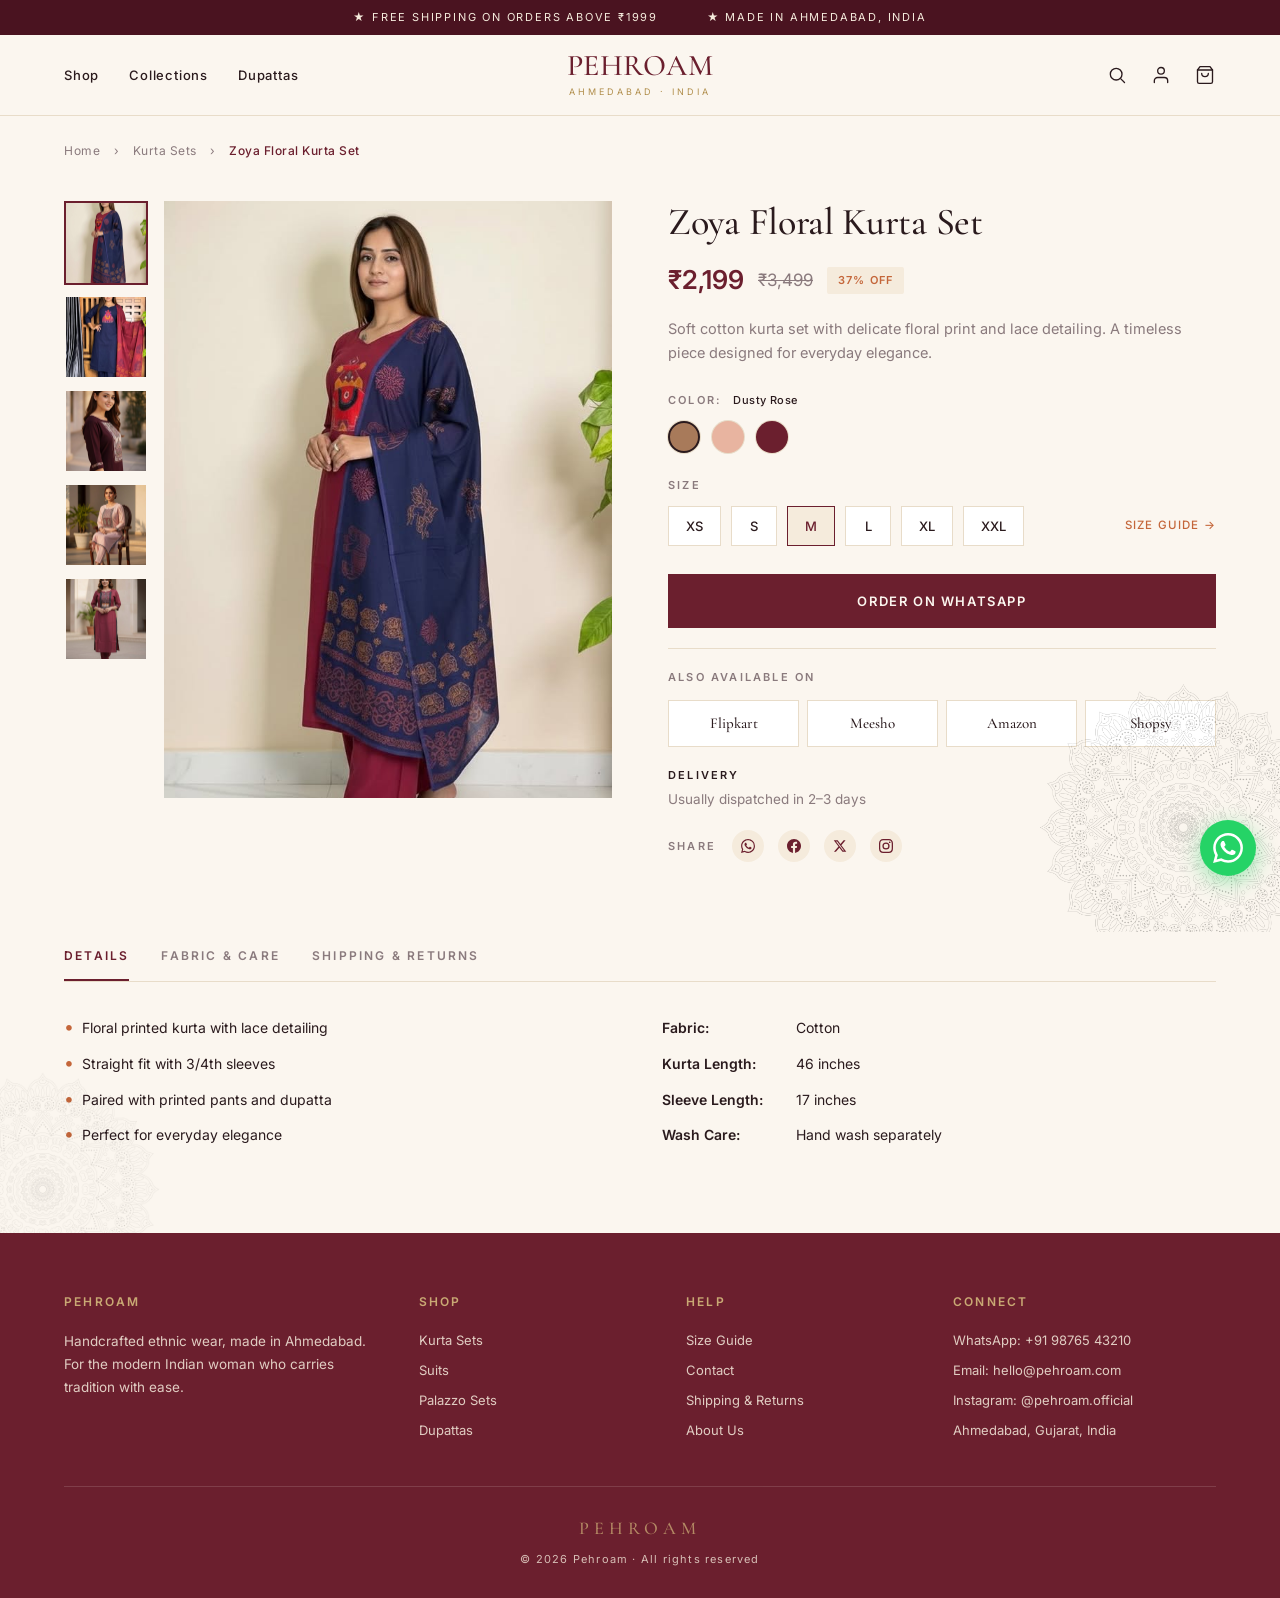
<file: product.html>
<!DOCTYPE html>
<html lang="en">
<head>
<meta charset="UTF-8" />
<meta name="viewport" content="width=device-width, initial-scale=1.0" />
<title>Zoya Floral Kurta Set — Pehroam</title>
<link rel="icon" href="image/maroon-cream-web%20(1).png" />
<link rel="preconnect" href="https://fonts.googleapis.com">
<link rel="preconnect" href="https://fonts.gstatic.com" crossorigin>
<link href="https://fonts.googleapis.com/css2?family=Cormorant+Garamond:ital,wght@0,400;0,500;0,600;0,700;1,400;1,500;1,600&family=Inter:wght@300;400;500;600;700&display=swap" rel="stylesheet">
<link rel="stylesheet" href="styles.css">
</head>
<body>

<div class="announcement">
  <span>★ Free Shipping on Orders Above ₹1999</span>
  <span>★ Made in Ahmedabad, India</span>
</div>

<header class="header">
  <button class="menu-toggle" onclick="toggleMenu()" aria-label="Menu">
    <svg viewBox="0 0 24 24" fill="none" stroke="currentColor" stroke-width="1.8" stroke-linecap="round"><line x1="3" y1="6" x2="21" y2="6"/><line x1="3" y1="12" x2="21" y2="12"/><line x1="3" y1="18" x2="21" y2="18"/></svg>
  </button>
  <nav class="nav-left">
    <a href="index.html">Shop</a>
    <a href="collection.html">Collections</a>
    <a href="collection.html">Dupattas</a>
  </nav>
  <a href="index.html" class="logo">
    <div class="logo-text">PEHROAM</div>
    <div class="logo-sub">AHMEDABAD &middot; INDIA</div>
  </a>
  <div class="nav-right">
    <span class="icon-btn" title="Search">
      <svg viewBox="0 0 24 24" fill="none" stroke="currentColor" stroke-width="1.6" stroke-linecap="round" stroke-linejoin="round"><circle cx="11" cy="11" r="7"/><line x1="21" y1="21" x2="16.65" y2="16.65"/></svg>
    </span>
    <span class="icon-btn" title="Account">
      <svg viewBox="0 0 24 24" fill="none" stroke="currentColor" stroke-width="1.6" stroke-linecap="round" stroke-linejoin="round"><path d="M20 21v-2a4 4 0 0 0-4-4H8a4 4 0 0 0-4 4v2"/><circle cx="12" cy="7" r="4"/></svg>
    </span>
    <span class="icon-btn" title="Bag">
      <svg viewBox="0 0 24 24" fill="none" stroke="currentColor" stroke-width="1.6" stroke-linecap="round" stroke-linejoin="round"><path d="M6 2 3 6v14a2 2 0 0 0 2 2h14a2 2 0 0 0 2-2V6l-3-4z"/><line x1="3" y1="6" x2="21" y2="6"/><path d="M16 10a4 4 0 0 1-8 0"/></svg>
    </span>
  </div>
</header>

<div class="breadcrumb">
  <a href="index.html">Home</a>
  <span class="sep">›</span>
  <a href="collection.html">Kurta Sets</a>
  <span class="sep">›</span>
  <span class="current">Zoya Floral Kurta Set</span>
</div>

<div class="pdp-layout">
  <img src="image/m1.png" class="deco-mandala mandala-pdp" alt="" aria-hidden="true">
  <!-- Gallery -->
  <div class="pdp-gallery">
    <div class="pdp-thumbs">
      <img src="image/625340985_17848419177672550_2397047869284644272_n..jpg" class="active" onclick="switchImg(this.src, this)" alt="View 1">
      <img src="image/625828701_17848419201672550_1431074078051056823_n.%20(1).jpg" onclick="switchImg(this.src, this)" alt="View 2">
      <img src="image/631779835_17850604530672550_1869781582168285273_n..jpg" onclick="switchImg(this.src, this)" alt="View 3">
      <img src="image/632063663_17850610401672550_156138803553090314_n..jpg" onclick="switchImg(this.src, this)" alt="View 4">
      <img src="image/632109093_17850609843672550_9186990405171426790_n..jpg" onclick="switchImg(this.src, this)" alt="View 5">
    </div>
    <div class="pdp-main">
      <img id="main-pdp-img" src="image/625340985_17848419177672550_2397047869284644272_n..jpg" alt="Zoya Floral Kurta Set">
    </div>
  </div>

  <!-- Info -->
  <div class="pdp-info">
    <h1>Zoya Floral Kurta Set</h1>
    <div class="pdp-price">
      <span class="now">₹2,199</span>
      <del>₹3,499</del>
      <span class="off">37% OFF</span>
    </div>
    <p class="pdp-desc">Soft cotton kurta set with delicate floral print and lace detailing. A timeless piece designed for everyday elegance.</p>

    <div class="pdp-section">
      <div class="label">COLOR: <span class="value">Dusty Rose</span></div>
      <div class="color-options">
        <span class="col active" onclick="pickColor(this)" style="background:#a87a5a;"></span>
        <span class="col" onclick="pickColor(this)" style="background:#e8b4a0;"></span>
        <span class="col" onclick="pickColor(this)" style="background:#6b1f2e;"></span>
      </div>
    </div>

    <div class="pdp-section">
      <div class="label">SIZE</div>
      <div class="size-row">
        <button class="size-btn" onclick="pickSize(this)">XS</button>
        <button class="size-btn" onclick="pickSize(this)">S</button>
        <button class="size-btn active" onclick="pickSize(this)">M</button>
        <button class="size-btn" onclick="pickSize(this)">L</button>
        <button class="size-btn" onclick="pickSize(this)">XL</button>
        <button class="size-btn" onclick="pickSize(this)">XXL</button>
        <a href="size-guide.html" class="size-guide-link">Size Guide →</a>
      </div>
    </div>

    <div class="pdp-cta">
      <a href="https://wa.me/919876543210?text=Hi!%20I'm%20interested%20in%20the%20Zoya%20Floral%20Kurta%20Set%20(Size%20M)" target="_blank" class="btn btn-primary">
        Order on WhatsApp
      </a>
    </div>

    <!-- Marketplace buttons (required by brief) -->
    <div class="marketplaces">
      <div class="label">Also Available On</div>
      <div class="marketplace-row">
        <a href="#" target="_blank" class="marketplace-btn">Flipkart</a>
        <a href="#" target="_blank" class="marketplace-btn">Meesho</a>
        <a href="#" target="_blank" class="marketplace-btn">Amazon</a>
        <a href="#" target="_blank" class="marketplace-btn">Shopsy</a>
      </div>
    </div>

    <div class="delivery-info">
      <strong>Delivery</strong>
      Usually dispatched in 2–3 days
    </div>

    <div class="pdp-share">
      <span class="label">Share</span>
      <div class="icons">
        <a href="https://wa.me/?text=Check%20out%20Zoya%20Floral%20Kurta%20Set" target="_blank" title="WhatsApp">
          <svg viewBox="0 0 24 24"><path d="M17.472 14.382c-.297-.149-1.758-.867-2.03-.967-.273-.099-.471-.148-.67.15-.197.297-.767.966-.94 1.164-.173.199-.347.223-.644.075-.297-.15-1.255-.463-2.39-1.475-.883-.788-1.48-1.761-1.653-2.059-.173-.297-.018-.458.13-.606.134-.133.298-.347.446-.52.149-.174.198-.298.298-.497.099-.198.05-.371-.025-.52-.075-.149-.669-1.612-.916-2.207-.242-.579-.487-.5-.669-.51-.173-.008-.371-.01-.57-.01-.198 0-.52.074-.792.372-.272.297-1.04 1.016-1.04 2.479 0 1.462 1.065 2.875 1.213 3.074.149.198 2.096 3.2 5.077 4.487.709.306 1.262.489 1.694.625.712.227 1.36.195 1.871.118.571-.085 1.758-.719 2.006-1.413.248-.694.248-1.289.173-1.413-.074-.124-.272-.198-.57-.347m-5.421 7.403h-.004a9.87 9.87 0 01-5.031-1.378l-.361-.214-3.741.982.998-3.648-.235-.374a9.86 9.86 0 01-1.51-5.26c.001-5.45 4.436-9.884 9.888-9.884 2.64 0 5.122 1.03 6.988 2.898a9.825 9.825 0 012.893 6.994c-.003 5.45-4.437 9.884-9.885 9.884m8.413-18.297A11.815 11.815 0 0012.05 0C5.495 0 .16 5.335.157 11.892c0 2.096.547 4.142 1.588 5.945L.057 24l6.305-1.654a11.882 11.882 0 005.683 1.448h.005c6.554 0 11.89-5.335 11.893-11.893a11.821 11.821 0 00-3.48-8.413z"/></svg>
        </a>
        <a href="#" title="Facebook">
          <svg viewBox="0 0 24 24"><path d="M24 12.073c0-6.627-5.373-12-12-12s-12 5.373-12 12c0 5.99 4.388 10.954 10.125 11.854v-8.385H7.078v-3.47h3.047V9.43c0-3.007 1.792-4.669 4.533-4.669 1.312 0 2.686.235 2.686.235v2.953H15.83c-1.491 0-1.956.925-1.956 1.874v2.25h3.328l-.532 3.47h-2.796v8.385C19.612 23.027 24 18.062 24 12.073z"/></svg>
        </a>
        <a href="#" title="Twitter / X">
          <svg viewBox="0 0 24 24"><path d="M18.244 2.25h3.308l-7.227 8.26 8.502 11.24H16.17l-5.214-6.817L4.99 21.75H1.68l7.73-8.835L1.254 2.25H8.08l4.713 6.231zm-1.161 17.52h1.833L7.084 4.126H5.117z"/></svg>
        </a>
        <a href="#" title="Instagram">
          <svg viewBox="0 0 24 24"><path d="M12 2.163c3.204 0 3.584.012 4.85.07 3.252.148 4.771 1.691 4.919 4.919.058 1.265.069 1.645.069 4.849 0 3.205-.012 3.584-.069 4.849-.149 3.225-1.664 4.771-4.919 4.919-1.266.058-1.644.07-4.85.07-3.204 0-3.584-.012-4.849-.07-3.26-.149-4.771-1.699-4.919-4.92-.058-1.265-.07-1.644-.07-4.849 0-3.204.013-3.583.07-4.849.149-3.227 1.664-4.771 4.919-4.919 1.266-.057 1.645-.069 4.849-.069zM12 0C8.741 0 8.333.014 7.053.072 2.695.272.273 2.69.073 7.052.014 8.333 0 8.741 0 12c0 3.259.014 3.668.072 4.948.2 4.358 2.618 6.78 6.98 6.98 1.281.058 1.689.072 4.948.072 3.259 0 3.668-.014 4.948-.072 4.354-.2 6.782-2.618 6.979-6.98.059-1.28.073-1.689.073-4.948 0-3.259-.014-3.667-.072-4.947-.196-4.354-2.617-6.78-6.979-6.98C15.668.014 15.259 0 12 0zm0 5.838a6.162 6.162 0 100 12.324 6.162 6.162 0 000-12.324zM12 16a4 4 0 110-8 4 4 0 010 8zm6.406-11.845a1.44 1.44 0 100 2.881 1.44 1.44 0 000-2.881z"/></svg>
        </a>
      </div>
    </div>
  </div>
</div>

<!-- Tabs -->
<div class="pdp-tabs">
  <img src="image/m1.png" class="deco-mandala mandala-pdp-tabs" alt="" aria-hidden="true">
  <div class="tab-bar">
    <button class="active" onclick="switchTab(0, this)">Details</button>
    <button onclick="switchTab(1, this)">Fabric & Care</button>
    <button onclick="switchTab(2, this)">Shipping & Returns</button>
  </div>

  <div class="tab-panel tab-content" style="display:grid;">
    <ul>
      <li>Floral printed kurta with lace detailing</li>
      <li>Straight fit with 3/4th sleeves</li>
      <li>Paired with printed pants and dupatta</li>
      <li>Perfect for everyday elegance</li>
    </ul>
    <div class="specs">
      <p><strong>Fabric:</strong> Cotton</p>
      <p><strong>Kurta Length:</strong> 46 inches</p>
      <p><strong>Sleeve Length:</strong> 17 inches</p>
      <p><strong>Wash Care:</strong> Hand wash separately</p>
    </div>
  </div>

  <div class="tab-panel tab-content" style="display:none;">
    <ul>
      <li>100% premium soft cotton</li>
      <li>Hand-printed by Ahmedabad artisans</li>
      <li>Hand wash in cold water with mild detergent</li>
      <li>Dry in shade · Iron on medium heat</li>
    </ul>
    <div class="specs">
      <p><strong>Composition:</strong> 100% Cotton</p>
      <p><strong>Origin:</strong> Ahmedabad, India</p>
      <p><strong>Wash:</strong> Hand wash separately</p>
      <p><strong>Iron:</strong> Medium heat</p>
    </div>
  </div>

  <div class="tab-panel tab-content" style="display:none;">
    <ul>
      <li>Free shipping on orders above ₹1999</li>
      <li>Usually dispatched in 2–3 working days</li>
      <li>Delivered within 5–7 days across India</li>
      <li>7-day easy return policy</li>
    </ul>
    <div class="specs">
      <p><strong>Shipping:</strong> All India</p>
      <p><strong>Dispatch:</strong> 2–3 days</p>
      <p><strong>Delivery:</strong> 5–7 days</p>
      <p><strong>Returns:</strong> 7 days</p>
    </div>
  </div>
</div>

<!-- Footer -->
<footer class="footer">
  <div class="footer-grid">
    <div>
      <h5>Pehroam</h5>
      <p>Handcrafted ethnic wear, made in Ahmedabad. For the modern Indian woman who carries tradition with ease.</p>
    </div>
    <div>
      <h5>Shop</h5>
      <ul>
        <li><a href="collection.html">Kurta Sets</a></li>
        <li><a href="collection.html">Suits</a></li>
        <li><a href="collection.html">Palazzo Sets</a></li>
        <li><a href="collection.html">Dupattas</a></li>
      </ul>
    </div>
    <div>
      <h5>Help</h5>
      <ul>
        <li><a href="size-guide.html">Size Guide</a></li>
        <li><a href="contact.html">Contact</a></li>
        <li><a href="#">Shipping & Returns</a></li>
        <li><a href="about.html">About Us</a></li>
      </ul>
    </div>
    <div>
      <h5>Connect</h5>
      <ul>
        <li>WhatsApp: +91 98765 43210</li>
        <li>Email: hello@pehroam.com</li>
        <li>Instagram: @pehroam.official</li>
        <li>Ahmedabad, Gujarat, India</li>
      </ul>
    </div>
  </div>
  <div class="footer-bottom">
    <div class="brand">PEHROAM</div>
    © 2026 Pehroam · All rights reserved
  </div>
</footer>

<a href="https://wa.me/919876543210" class="wa-float" target="_blank" aria-label="Chat on WhatsApp">
  <svg viewBox="0 0 24 24"><path d="M17.472 14.382c-.297-.149-1.758-.867-2.03-.967-.273-.099-.471-.148-.67.15-.197.297-.767.966-.94 1.164-.173.199-.347.223-.644.075-.297-.15-1.255-.463-2.39-1.475-.883-.788-1.48-1.761-1.653-2.059-.173-.297-.018-.458.13-.606.134-.133.298-.347.446-.52.149-.174.198-.298.298-.497.099-.198.05-.371-.025-.52-.075-.149-.669-1.612-.916-2.207-.242-.579-.487-.5-.669-.51-.173-.008-.371-.01-.57-.01-.198 0-.52.074-.792.372-.272.297-1.04 1.016-1.04 2.479 0 1.462 1.065 2.875 1.213 3.074.149.198 2.096 3.2 5.077 4.487.709.306 1.262.489 1.694.625.712.227 1.36.195 1.871.118.571-.085 1.758-.719 2.006-1.413.248-.694.248-1.289.173-1.413-.074-.124-.272-.198-.57-.347m-5.421 7.403h-.004a9.87 9.87 0 01-5.031-1.378l-.361-.214-3.741.982.998-3.648-.235-.374a9.86 9.86 0 01-1.51-5.26c.001-5.45 4.436-9.884 9.888-9.884 2.64 0 5.122 1.03 6.988 2.898a9.825 9.825 0 012.893 6.994c-.003 5.45-4.437 9.884-9.885 9.884m8.413-18.297A11.815 11.815 0 0012.05 0C5.495 0 .16 5.335.157 11.892c0 2.096.547 4.142 1.588 5.945L.057 24l6.305-1.654a11.882 11.882 0 005.683 1.448h.005c6.554 0 11.89-5.335 11.893-11.893a11.821 11.821 0 00-3.48-8.413z"/></svg>
</a>

<script src="script.js"></script>
</body>
</html>
</file>
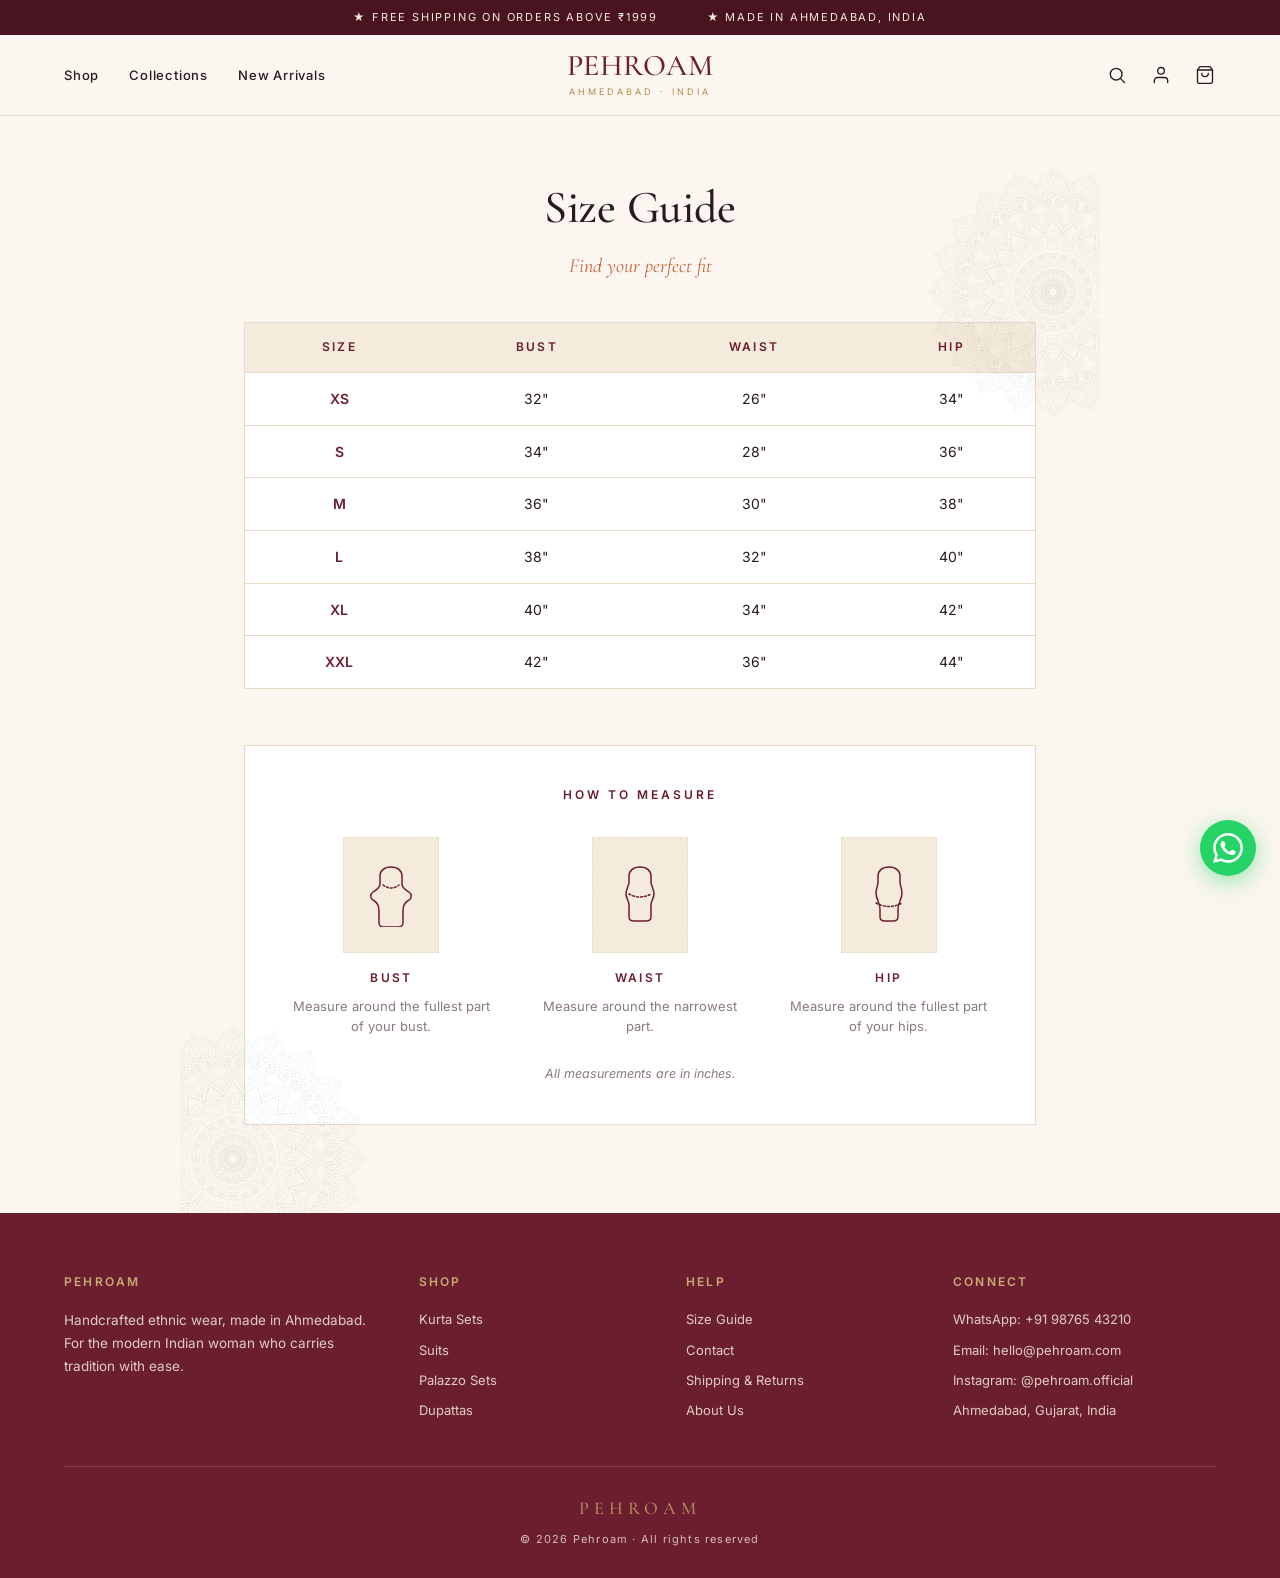
<file: size-guide.html>
<!DOCTYPE html>
<html lang="en">
<head>
<meta charset="UTF-8" />
<meta name="viewport" content="width=device-width, initial-scale=1.0" />
<title>Size Guide — Pehroam</title>
<link rel="icon" href="image/maroon-cream-web%20(1).png" />
<link rel="preconnect" href="https://fonts.googleapis.com">
<link rel="preconnect" href="https://fonts.gstatic.com" crossorigin>
<link href="https://fonts.googleapis.com/css2?family=Cormorant+Garamond:ital,wght@0,400;0,500;0,600;0,700;1,400;1,500;1,600&family=Inter:wght@300;400;500;600;700&display=swap" rel="stylesheet">
<link rel="stylesheet" href="styles.css">
</head>
<body>

<div class="announcement">
  <span>★ Free Shipping on Orders Above ₹1999</span>
  <span>★ Made in Ahmedabad, India</span>
</div>

<header class="header">
  <button class="menu-toggle" onclick="toggleMenu()" aria-label="Menu">
    <svg viewBox="0 0 24 24" fill="none" stroke="currentColor" stroke-width="1.8" stroke-linecap="round"><line x1="3" y1="6" x2="21" y2="6"/><line x1="3" y1="12" x2="21" y2="12"/><line x1="3" y1="18" x2="21" y2="18"/></svg>
  </button>
  <nav class="nav-left">
    <a href="index.html">Shop</a>
    <a href="collection.html">Collections</a>
    <a href="collection.html">New Arrivals</a>
  </nav>
  <a href="index.html" class="logo">
    <div class="logo-text">PEHROAM</div>
    <div class="logo-sub">AHMEDABAD &middot; INDIA</div>
  </a>
  <div class="nav-right">
    <span class="icon-btn" title="Search">
      <svg viewBox="0 0 24 24" fill="none" stroke="currentColor" stroke-width="1.6" stroke-linecap="round" stroke-linejoin="round"><circle cx="11" cy="11" r="7"/><line x1="21" y1="21" x2="16.65" y2="16.65"/></svg>
    </span>
    <span class="icon-btn" title="Account">
      <svg viewBox="0 0 24 24" fill="none" stroke="currentColor" stroke-width="1.6" stroke-linecap="round" stroke-linejoin="round"><path d="M20 21v-2a4 4 0 0 0-4-4H8a4 4 0 0 0-4 4v2"/><circle cx="12" cy="7" r="4"/></svg>
    </span>
    <span class="icon-btn" title="Bag">
      <svg viewBox="0 0 24 24" fill="none" stroke="currentColor" stroke-width="1.6" stroke-linecap="round" stroke-linejoin="round"><path d="M6 2 3 6v14a2 2 0 0 0 2 2h14a2 2 0 0 0 2-2V6l-3-4z"/><line x1="3" y1="6" x2="21" y2="6"/><path d="M16 10a4 4 0 0 1-8 0"/></svg>
    </span>
  </div>
</header>

<section class="size-page">
  <img src="image/m1.png" class="deco-mandala mandala-size" alt="" aria-hidden="true">
  <img src="image/m1.png" class="deco-mandala mandala-size-bottom" alt="" aria-hidden="true">
  <h1>Size Guide</h1>
  <div class="sub">Find your perfect fit</div>

  <table class="size-table">
    <thead>
      <tr><th>Size</th><th>Bust</th><th>Waist</th><th>Hip</th></tr>
    </thead>
    <tbody>
      <tr><td>XS</td><td>32"</td><td>26"</td><td>34"</td></tr>
      <tr><td>S</td><td>34"</td><td>28"</td><td>36"</td></tr>
      <tr><td>M</td><td>36"</td><td>30"</td><td>38"</td></tr>
      <tr><td>L</td><td>38"</td><td>32"</td><td>40"</td></tr>
      <tr><td>XL</td><td>40"</td><td>34"</td><td>42"</td></tr>
      <tr><td>XXL</td><td>42"</td><td>36"</td><td>44"</td></tr>
    </tbody>
  </table>

  <div class="measure-block">
    <h3>How to Measure</h3>
    <div class="measure-grid">
      <div class="measure-item">
        <div class="ico">
          <svg viewBox="0 0 44 64" fill="none" stroke="currentColor" stroke-width="1.4" stroke-linecap="round" stroke-linejoin="round">
            <path d="M22 4 c-7 0 -11 4 -11 9 v8 c0 4 -4 6 -7 8 c-3 2 -3 6 0 8 c4 2 6 6 6 11 v12 c0 3 2 4 5 4 h14 c3 0 5 -1 5 -4 v-12 c0 -5 2 -9 6 -11 c3 -2 3 -6 0 -8 c-3 -2 -7 -4 -7 -8 v-8 c0 -5 -4 -9 -11 -9 z"/>
            <path d="M14 22 q8 6 16 0" stroke-dasharray="2 2"/>
          </svg>
        </div>
        <h4>Bust</h4>
        <p>Measure around the fullest part of your bust.</p>
      </div>
      <div class="measure-item">
        <div class="ico">
          <svg viewBox="0 0 44 64" fill="none" stroke="currentColor" stroke-width="1.4" stroke-linecap="round" stroke-linejoin="round">
            <path d="M22 4 c-7 0 -11 4 -11 9 v6 c0 4 -3 7 -3 12 c0 4 3 7 3 11 v12 c0 3 2 4 5 4 h12 c3 0 5 -1 5 -4 v-12 c0 -4 3 -7 3 -11 c0 -5 -3 -8 -3 -12 v-6 c0 -5 -4 -9 -11 -9 z"/>
            <path d="M11 31 q11 6 22 0" stroke-dasharray="2 2"/>
          </svg>
        </div>
        <h4>Waist</h4>
        <p>Measure around the narrowest part.</p>
      </div>
      <div class="measure-item">
        <div class="ico">
          <svg viewBox="0 0 44 64" fill="none" stroke="currentColor" stroke-width="1.4" stroke-linecap="round" stroke-linejoin="round">
            <path d="M22 4 c-7 0 -11 4 -11 9 v6 c0 4 -2 6 -2 11 c0 6 4 10 4 16 v8 c0 3 2 4 5 4 h8 c3 0 5 -1 5 -4 v-8 c0 -6 4 -10 4 -16 c0 -5 -2 -7 -2 -11 v-6 c0 -5 -4 -9 -11 -9 z"/>
            <path d="M9 40 q13 7 26 0" stroke-dasharray="2 2"/>
          </svg>
        </div>
        <h4>Hip</h4>
        <p>Measure around the fullest part of your hips.</p>
      </div>
    </div>
    <div class="measure-foot" style="margin-top: 28px;">All measurements are in inches.</div>
  </div>
</section>

<!-- Footer -->
<footer class="footer">
  <div class="footer-grid">
    <div>
      <h5>Pehroam</h5>
      <p>Handcrafted ethnic wear, made in Ahmedabad. For the modern Indian woman who carries tradition with ease.</p>
    </div>
    <div>
      <h5>Shop</h5>
      <ul>
        <li><a href="collection.html">Kurta Sets</a></li>
        <li><a href="collection.html">Suits</a></li>
        <li><a href="collection.html">Palazzo Sets</a></li>
        <li><a href="collection.html">Dupattas</a></li>
      </ul>
    </div>
    <div>
      <h5>Help</h5>
      <ul>
        <li><a href="size-guide.html">Size Guide</a></li>
        <li><a href="contact.html">Contact</a></li>
        <li><a href="#">Shipping & Returns</a></li>
        <li><a href="about.html">About Us</a></li>
      </ul>
    </div>
    <div>
      <h5>Connect</h5>
      <ul>
        <li>WhatsApp: +91 98765 43210</li>
        <li>Email: hello@pehroam.com</li>
        <li>Instagram: @pehroam.official</li>
        <li>Ahmedabad, Gujarat, India</li>
      </ul>
    </div>
  </div>
  <div class="footer-bottom">
    <div class="brand">PEHROAM</div>
    © 2026 Pehroam · All rights reserved
  </div>
</footer>

<a href="https://wa.me/919876543210" class="wa-float" target="_blank" aria-label="Chat on WhatsApp">
  <svg viewBox="0 0 24 24"><path d="M17.472 14.382c-.297-.149-1.758-.867-2.03-.967-.273-.099-.471-.148-.67.15-.197.297-.767.966-.94 1.164-.173.199-.347.223-.644.075-.297-.15-1.255-.463-2.39-1.475-.883-.788-1.48-1.761-1.653-2.059-.173-.297-.018-.458.13-.606.134-.133.298-.347.446-.52.149-.174.198-.298.298-.497.099-.198.05-.371-.025-.52-.075-.149-.669-1.612-.916-2.207-.242-.579-.487-.5-.669-.51-.173-.008-.371-.01-.57-.01-.198 0-.52.074-.792.372-.272.297-1.04 1.016-1.04 2.479 0 1.462 1.065 2.875 1.213 3.074.149.198 2.096 3.2 5.077 4.487.709.306 1.262.489 1.694.625.712.227 1.36.195 1.871.118.571-.085 1.758-.719 2.006-1.413.248-.694.248-1.289.173-1.413-.074-.124-.272-.198-.57-.347m-5.421 7.403h-.004a9.87 9.87 0 01-5.031-1.378l-.361-.214-3.741.982.998-3.648-.235-.374a9.86 9.86 0 01-1.51-5.26c.001-5.45 4.436-9.884 9.888-9.884 2.64 0 5.122 1.03 6.988 2.898a9.825 9.825 0 012.893 6.994c-.003 5.45-4.437 9.884-9.885 9.884m8.413-18.297A11.815 11.815 0 0012.05 0C5.495 0 .16 5.335.157 11.892c0 2.096.547 4.142 1.588 5.945L.057 24l6.305-1.654a11.882 11.882 0 005.683 1.448h.005c6.554 0 11.89-5.335 11.893-11.893a11.821 11.821 0 00-3.48-8.413z"/></svg>
</a>

<script src="script.js"></script>
</body>
</html>
</file>
<file: styles.css>
/* ===== Pehroam — Shared Stylesheet ===== */

:root {
  --maroon: #6b1f2e;
  --maroon-dark: #531622;
  --maroon-deep: #4a1320;
  --cream: #fbf6ef;
  --cream-warm: #f5ebdc;
  --cream-soft: #f9f1e3;
  --terracotta: #c4663a;
  --gold: #b08d4a;
  --gold-soft: #c9a974;
  --ink: #2a1a1d;
  --muted: #8a7a7d;
  --line: #e8dcc9;
  --line-soft: #efe6d6;
  --white: #ffffff;
  --green-wa: #25d366;
  --shadow: 0 4px 18px rgba(107, 31, 46, 0.08);
  --shadow-lg: 0 10px 30px rgba(107, 31, 46, 0.12);

  --serif: 'Cormorant Garamond', 'Playfair Display', Georgia, serif;
  --display: 'Cormorant Garamond', Georgia, serif;
  --sans: 'Inter', 'Helvetica Neue', sans-serif;
}

* { box-sizing: border-box; margin: 0; padding: 0; }

html { scroll-behavior: smooth; }

body {
  font-family: var(--sans);
  color: var(--ink);
  background: var(--cream);
  line-height: 1.55;
  font-size: 15px;
  -webkit-font-smoothing: antialiased;
  -moz-osx-font-smoothing: grayscale;
  font-weight: 400;
}

img { max-width: 100%; display: block; }
a { color: inherit; text-decoration: none; }
button { font-family: inherit; }

/* ===== Top Announcement Bar ===== */
.announcement {
  background: var(--maroon-deep);
  color: var(--cream-warm);
  font-size: 11px;
  letter-spacing: 1.8px;
  text-transform: uppercase;
  padding: 9px 16px;
  text-align: center;
  font-weight: 400;
}
.announcement span { margin: 0 22px; }

/* ===== Header ===== */
.header {
  background: var(--cream);
  border-bottom: 1px solid var(--line);
  padding: 16px 5%;
  display: flex;
  align-items: center;
  justify-content: space-between;
  position: sticky;
  top: 0;
  z-index: 100;
}

.nav-left, .nav-right {
  display: flex;
  align-items: center;
  gap: 30px;
  flex: 1;
}
.nav-right { justify-content: flex-end; gap: 22px; }

.nav-left a {
  font-size: 13px;
  letter-spacing: 0.8px;
  color: var(--ink);
  font-weight: 500;
  transition: color .2s;
}
.nav-left a:hover { color: var(--maroon); }

.logo {
  flex: 0 0 auto;
  text-align: center;
}
.logo img { height: 58px; width: auto; margin: 0 auto; display: block; }
.logo-text {
  font-family: var(--display);
  font-size: 30px;
  font-weight: 500;
  color: var(--maroon);
  letter-spacing: 0.5px;
  line-height: 1;
}
.logo-sub {
  font-size: 9px;
  letter-spacing: 3px;
  color: var(--gold);
  margin-top: 4px;
  font-family: var(--sans);
}

.icon-btn {
  width: 22px; height: 22px;
  cursor: pointer;
  color: var(--ink);
  transition: color .2s, transform .2s;
  display: inline-flex;
  align-items: center;
  justify-content: center;
}
.icon-btn svg { width: 20px; height: 20px; stroke: currentColor; fill: none; }
.icon-btn:hover { color: var(--maroon); transform: translateY(-1px); }

.menu-toggle {
  display: none;
  background: none;
  border: none;
  cursor: pointer;
  padding: 0;
  color: var(--ink);
}
.menu-toggle svg { width: 24px; height: 24px; }

/* ===== Buttons ===== */
.btn {
  display: inline-block;
  padding: 14px 30px;
  font-size: 12px;
  letter-spacing: 1.6px;
  text-transform: uppercase;
  font-weight: 600;
  border: 1px solid transparent;
  cursor: pointer;
  transition: all .25s ease;
  font-family: var(--sans);
  text-align: center;
}
.btn-primary {
  background: var(--maroon);
  color: var(--cream);
}
.btn-primary:hover { background: var(--maroon-dark); }
.btn-outline {
  background: transparent;
  color: var(--ink);
  border-color: var(--ink);
}
.btn-outline:hover { background: var(--ink); color: var(--cream); }
.btn-ghost {
  background: transparent;
  color: var(--ink);
  border-color: var(--line);
}
.btn-ghost:hover { border-color: var(--maroon); color: var(--maroon); }

/* ===== Hero (Home) ===== */
.hero {
  display: grid;
  grid-template-columns: 1.05fr 1fr;
  background: var(--cream-warm);
  position: relative;
  overflow: hidden;
}
.hero-text {
  padding: 90px 8%;
  display: flex;
  flex-direction: column;
  justify-content: center;
  position: relative;
  z-index: 2;
}
.hero h1 {
  font-family: var(--display);
  font-size: 60px;
  font-weight: 500;
  line-height: 1.05;
  color: var(--ink);
  margin-bottom: 22px;
  letter-spacing: -0.5px;
}
.hero h1 em {
  font-style: italic;
  color: var(--terracotta);
  font-weight: 400;
}
.hero p {
  color: var(--muted);
  margin-bottom: 34px;
  max-width: 440px;
  font-size: 15px;
  line-height: 1.65;
}
.hero-buttons { display: flex; gap: 14px; flex-wrap: wrap; }
.hero-image {
  background-size: cover;
  background-position: top;
  min-height: 600px;
}
.hero-mandala {
  position: absolute;
  width: 360px;
  height: 360px;
  opacity: 0.06;
  right: 42%;
  top: 50%;
  transform: translateY(-50%);
  pointer-events: none;
  color: var(--maroon);
}

/* ===== Decorative Mandalas (PNG art) ===== */
.deco-mandala {
  position: absolute;
  pointer-events: none;
  user-select: none;
  display: block;
  z-index: 1;
  mix-blend-mode: multiply;
  opacity: 0.22;
}
/* per-section mandala classes — each tunable independently */
.mandala-hero {
  width: 320px; height: auto;
  left: -60px; bottom: -60px;
  opacity: 0.28;
}
.mandala-cat {
  width: 280px; height: auto;
  right: -80px; top: -80px;
  opacity: 0.18;
}
.mandala-new {
  width: 300px; height: auto;
  left: -100px; bottom: -100px;
  opacity: 0.16;
}
.mandala-story {
  width: 300px; height: auto;
  left: -80px; top: 50%;
  transform: translateY(-50%);
  opacity: 0.35;
  mix-blend-mode: screen;
  filter: sepia(0.6) saturate(2.2) hue-rotate(-18deg) brightness(1.1);
}
.mandala-styled {
  width: 260px; height: auto;
  right: -90px; top: -60px;
  opacity: 0.16;
}
.mandala-seen {
  width: 240px; height: auto;
  left: -80px; bottom: -80px;
  opacity: 0.14;
}
.mandala-collection {
  width: 280px; height: auto;
  right: -90px; top: 0;
  opacity: 0.16;
}
.mandala-collection-bottom {
  width: 320px; height: auto;
  left: -100px; bottom: -120px;
  opacity: 0.14;
}
.mandala-about {
  width: 380px; height: auto;
  right: -80px; bottom: -100px;
  opacity: 0.28;
}
.mandala-values {
  width: 280px; height: auto;
  right: -80px; top: -80px;
  opacity: 0.32;
  mix-blend-mode: screen;
  filter: sepia(0.6) saturate(2.2) hue-rotate(-18deg) brightness(1.1);
}
.mandala-pdp {
  width: 320px; height: auto;
  right: -60px; bottom: -60px;
  opacity: 0.28;
}
.mandala-pdp-tabs {
  width: 260px; height: auto;
  left: -90px; bottom: -90px;
  opacity: 0.16;
}
.mandala-size {
  width: 280px; height: auto;
  right: -90px; top: 40px;
  opacity: 0.16;
}
.mandala-size-bottom {
  width: 300px; height: auto;
  left: -100px; bottom: -100px;
  opacity: 0.14;
}
.mandala-contact {
  width: 340px; height: auto;
  right: -80px; bottom: -100px;
  opacity: 0.28;
}

/* parent containers need positioning + clipping for absolute mandalas */
.hero,
.story-banner,
.about-hero,
.values-strip,
.pdp-layout,
.pdp-tabs,
.contact-layout,
.collection-layout,
.size-page,
.seen-on { position: relative; overflow: hidden; }

.section { position: relative; overflow: hidden; }

/* ===== Trust Strip ===== */
.trust-strip {
  background: var(--maroon);
  color: var(--cream-warm);
  display: flex;
  justify-content: space-around;
  padding: 18px 20px;
  font-size: 12.5px;
  letter-spacing: 1.5px;
  text-transform: uppercase;
  flex-wrap: wrap;
  gap: 12px;
  font-weight: 500;
}
.trust-strip div { display: flex; align-items: center; gap: 10px; }
.trust-strip svg { width: 16px; height: 16px; color: var(--gold-soft); }

/* ===== Section Titles ===== */
.section { padding: 80px 5%; }
.section-head { text-align: center; margin-bottom: 48px; }
.section-head .eyebrow {
  font-size: 11px;
  letter-spacing: 3.5px;
  text-transform: uppercase;
  color: var(--terracotta);
  margin-bottom: 12px;
  font-weight: 600;
}
.section-head h2 {
  font-family: var(--display);
  font-size: 42px;
  font-weight: 500;
  color: var(--ink);
  letter-spacing: -0.3px;
  line-height: 1.15;
}
.section-head h2 em { color: var(--terracotta); font-weight: 400; font-style: italic; }

/* ===== Categories Grid ===== */
.cat-grid {
  display: grid;
  grid-template-columns: repeat(4, 1fr);
  gap: 22px;
  max-width: 1280px;
  margin: 0 auto;
}
.cat-card {
  position: relative;
  overflow: hidden;
  cursor: pointer;
  background: var(--white);
  transition: transform .35s ease, box-shadow .35s ease;
  box-shadow: 0 2px 12px rgba(107, 31, 46, 0.05);
}
.cat-card:hover { transform: translateY(-5px); box-shadow: var(--shadow-lg); }
.cat-card img { aspect-ratio: 3/4; object-fit: cover; transition: transform .5s ease; }
.cat-card:hover img { transform: scale(1.05); }
.cat-card .label {
  padding: 16px 18px;
  background: var(--white);
}
.cat-card .label h4 {
  font-size: 13px;
  letter-spacing: 1.8px;
  text-transform: uppercase;
  margin-bottom: 5px;
  font-weight: 600;
  color: var(--ink);
}
.cat-card .label span { font-size: 11px; color: var(--terracotta); letter-spacing: 0.8px; font-weight: 500; }

/* ===== Heart / Wishlist Button (small + highlighted) ===== */
.heart {
  position: absolute; top: 12px; right: 12px;
  width: 32px; height: 32px;
  background: rgba(255,255,255,0.95);
  border-radius: 50%;
  display: flex; align-items: center; justify-content: center;
  color: var(--maroon);
  cursor: pointer;
  transition: all .2s ease;
  border: none;
  box-shadow: 0 2px 8px rgba(0,0,0,0.08);
  z-index: 3;
}
.heart svg { width: 16px; height: 16px; fill: none; stroke: currentColor; stroke-width: 1.8; transition: all .2s ease; }
.heart:hover { background: var(--maroon); color: var(--white); transform: scale(1.1); }
.heart:hover svg { fill: var(--white); }
.heart.active { background: var(--maroon); color: var(--white); }
.heart.active svg { fill: var(--white); }

/* ===== Product Grid ===== */
.products-head {
  display: flex; justify-content: center; align-items: center;
  position: relative; margin-bottom: 40px;
}
.products-head .view-all {
  position: absolute; right: 0;
  border: 1px solid var(--ink);
  padding: 11px 24px;
  font-size: 11px;
  letter-spacing: 1.8px;
  text-transform: uppercase;
  border-radius: 30px;
  font-weight: 500;
  transition: all .2s;
}
.products-head .view-all:hover { background: var(--ink); color: var(--cream); }

.product-grid {
  display: grid;
  grid-template-columns: repeat(4, 1fr);
  gap: 22px;
  max-width: 1280px;
  margin: 0 auto;
}
.product-card {
  background: var(--white);
  position: relative;
  cursor: pointer;
  transition: transform .3s ease, box-shadow .3s ease;
}
.product-card:hover { transform: translateY(-4px); box-shadow: var(--shadow-lg); }
.product-card .img-wrap { position: relative; overflow: hidden; }
.product-card img { aspect-ratio: 3/4; object-fit: cover; transition: transform .5s ease; }
.product-card:hover img { transform: scale(1.04); }
.product-card .badge {
  position: absolute; top: 12px; left: 12px;
  background: var(--maroon);
  color: var(--cream);
  font-size: 9.5px;
  padding: 5px 11px;
  letter-spacing: 1.8px;
  font-weight: 600;
  border-radius: 2px;
  z-index: 2;
}
.product-card .badge.sale { background: var(--terracotta); }
.product-card .info { padding: 16px 14px; }
.product-card .info h4 { font-size: 13.5px; font-weight: 500; margin-bottom: 7px; color: var(--ink); }
.product-card .price { font-size: 14px; color: var(--maroon); font-weight: 600; }
.product-card .price del { color: var(--muted); font-weight: 400; margin-left: 8px; font-size: 12.5px; }

/* ===== Story Banner (Home) ===== */
.story-banner {
  display: grid;
  grid-template-columns: 1fr 1fr;
  background: var(--maroon);
  color: var(--cream);
  margin: 0 5%;
  position: relative;
  overflow: hidden;
}
.story-banner .text {
  padding: 70px 56px;
  display: flex; flex-direction: column; justify-content: center;
  position: relative;
  z-index: 2;
}
.story-banner .eyebrow {
  font-size: 11px; letter-spacing: 3.5px; color: var(--gold-soft); margin-bottom: 16px;
  text-transform: uppercase; font-weight: 600;
}
.story-banner h3 {
  font-family: var(--display);
  font-size: 40px;
  font-weight: 500;
  margin-bottom: 18px;
  line-height: 1.15;
  letter-spacing: -0.3px;
}
.story-banner h3 em { font-style: italic; color: var(--gold-soft); font-weight: 400; }
.story-banner p { color: rgba(251, 246, 239, 0.88); margin-bottom: 28px; font-size: 14.5px; line-height: 1.65; max-width: 380px; }
.story-banner .image {
  background-size: cover;
  background-position: -40px -200px;
  min-height: 460px;
}
.story-banner .btn-light {
  background: var(--cream);
  color: var(--maroon);
  align-self: flex-start;
}
.story-banner .btn-light:hover { background: var(--white); }
.story-banner .mandala-deco {
  position: absolute;
  width: 240px; height: 240px;
  left: -60px; top: 50%; transform: translateY(-50%);
  opacity: 0.08;
  color: var(--gold);
  pointer-events: none;
}

/* ===== Styled By You ===== */
.styled-grid {
  display: grid;
  grid-template-columns: repeat(5, 1fr);
  gap: 16px;
  max-width: 1280px;
  margin: 0 auto;
}
.styled-grid img { aspect-ratio: 3/4; object-fit: cover; cursor: pointer; transition: transform .35s; box-shadow: 0 2px 10px rgba(0,0,0,0.05); }
.styled-grid img:hover { transform: scale(1.04); }

/* ===== As Seen On ===== */
.seen-on {
  text-align: center;
  padding: 56px 5% 80px;
  background: var(--cream);
}
.seen-on .eyebrow {
  font-size: 11px; letter-spacing: 3.5px; color: var(--terracotta); margin-bottom: 24px;
  text-transform: uppercase; font-weight: 600;
}
.seen-on .logos {
  display: flex; justify-content: center; gap: 64px; flex-wrap: wrap;
  font-family: var(--display); font-size: 24px; color: var(--muted);
  letter-spacing: 1.5px;
  align-items: center;
}
.seen-on .logos span { transition: color .2s; cursor: pointer; }
.seen-on .logos span:hover { color: var(--maroon); }

/* ===== Footer ===== */
.footer {
  background: var(--maroon);
  color: var(--cream-warm);
  padding: 60px 5% 30px;
}
.footer-grid {
  display: grid;
  grid-template-columns: 1.4fr 1fr 1fr 1.2fr;
  gap: 48px;
  max-width: 1280px;
  margin: 0 auto 36px;
}
.footer h5 {
  font-size: 12px;
  letter-spacing: 2.2px;
  text-transform: uppercase;
  margin-bottom: 18px;
  color: var(--gold-soft);
  font-weight: 600;
}
.footer p { font-size: 13.5px; opacity: 0.85; line-height: 1.7; }
.footer ul { list-style: none; }
.footer ul li { margin-bottom: 10px; font-size: 13px; opacity: 0.85; }
.footer ul li a { transition: color .2s; }
.footer ul li a:hover { color: var(--gold-soft); }
.footer-bottom {
  text-align: center;
  padding-top: 28px;
  border-top: 1px solid rgba(251, 246, 239, 0.18);
  font-size: 11px;
  letter-spacing: 1.2px;
  opacity: 0.78;
}
.footer-bottom .brand {
  font-family: var(--display);
  font-size: 18px;
  letter-spacing: 5px;
  color: var(--gold-soft);
  margin-bottom: 8px;
  font-weight: 500;
}

/* ===== WhatsApp Floating ===== */
.wa-float {
  position: fixed;
  bottom: 24px;
  right: 24px;
  width: 56px;
  height: 56px;
  background: var(--green-wa);
  border-radius: 50%;
  display: flex; align-items: center; justify-content: center;
  box-shadow: 0 6px 22px rgba(37, 211, 102, 0.45);
  cursor: pointer;
  z-index: 200;
  transition: transform .25s;
}
.wa-float:hover { transform: scale(1.08); }
.wa-float svg { width: 30px; height: 30px; fill: white; }

/* ===== Collection Page ===== */
.breadcrumb {
  padding: 26px 5% 8px;
  font-size: 12px;
  color: var(--muted);
  letter-spacing: 0.5px;
}
.breadcrumb a:hover { color: var(--maroon); }
.breadcrumb .sep { margin: 0 10px; }
.breadcrumb .current { color: var(--maroon); font-weight: 500; }

.page-title {
  text-align: center;
  font-family: var(--display);
  font-size: 46px;
  font-weight: 500;
  padding: 22px 5% 6px;
  color: var(--ink);
  letter-spacing: -0.3px;
}

.collection-layout {
  display: grid;
  grid-template-columns: 240px 1fr;
  gap: 44px;
  padding: 28px 5% 70px;
  max-width: 1400px;
  margin: 0 auto;
}

.filters h3 {
  font-size: 13px;
  letter-spacing: 2px;
  text-transform: uppercase;
  margin-bottom: 16px;
  color: var(--ink);
  border-bottom: 1px solid var(--line);
  padding-bottom: 12px;
  font-weight: 600;
}
.filter-block { margin-bottom: 30px; }
.filter-block .clear {
  font-size: 11px; color: var(--terracotta);
  cursor: pointer; float: right; text-transform: uppercase; letter-spacing: 1px;
  font-weight: 500;
}
.filter-block label {
  display: block;
  font-size: 13px;
  margin-bottom: 9px;
  cursor: pointer;
  color: var(--ink);
}
.filter-block label.active { color: var(--maroon); font-weight: 600; }
.filter-block input[type="checkbox"] { margin-right: 8px; accent-color: var(--maroon); }

.color-swatches { display: flex; gap: 10px; flex-wrap: wrap; }
.swatch { width: 24px; height: 24px; border-radius: 50%; cursor: pointer; border: 2px solid transparent; transition: border .2s; box-shadow: 0 0 0 1px var(--line); }
.swatch:hover { border-color: var(--ink); }

.products-area .toolbar {
  display: flex;
  justify-content: flex-end;
  margin-bottom: 24px;
  font-size: 13px;
}
.toolbar select {
  border: 1px solid var(--line);
  padding: 9px 14px;
  background: var(--white);
  font-family: var(--sans);
  font-size: 13px;
  color: var(--ink);
  cursor: pointer;
}

.collection-grid {
  display: grid;
  grid-template-columns: repeat(3, 1fr);
  gap: 24px;
}

.pagination {
  display: flex; justify-content: center; gap: 6px;
  margin-top: 44px;
}
.pagination a {
  width: 36px; height: 36px;
  display: flex; align-items: center; justify-content: center;
  border: 1px solid var(--line);
  font-size: 13px;
  color: var(--ink);
  transition: all .2s;
}
.pagination a.active, .pagination a:hover {
  background: var(--maroon); color: var(--cream); border-color: var(--maroon);
}

/* ===== Product Detail Page ===== */
.pdp-layout {
  display: grid;
  grid-template-columns: 1fr 1fr;
  gap: 56px;
  padding: 32px 5% 70px;
  max-width: 1280px;
  margin: 0 auto;
}
.pdp-gallery { display: grid; grid-template-columns: 84px 1fr; gap: 16px; }
.pdp-thumbs { display: flex; flex-direction: column; gap: 10px; }
.pdp-thumbs img {
  aspect-ratio: 1; object-fit: cover; cursor: pointer;
  border: 2px solid transparent; transition: border .2s;
}
.pdp-thumbs img.active, .pdp-thumbs img:hover { border-color: var(--maroon); }
.pdp-main img { aspect-ratio: 3/4; object-fit: cover; }

.pdp-info h1 {
  font-family: var(--display);
  font-size: 38px;
  font-weight: 500;
  margin-bottom: 16px;
  color: var(--ink);
  letter-spacing: -0.3px;
  line-height: 1.15;
}
.pdp-price {
  display: flex; align-items: center; gap: 14px;
  margin-bottom: 16px;
}
.pdp-price .now { font-size: 26px; color: var(--maroon); font-weight: 600; }
.pdp-price del { color: var(--muted); font-size: 17px; }
.pdp-price .off {
  background: var(--cream-warm);
  color: var(--terracotta);
  font-size: 11px;
  padding: 5px 11px;
  font-weight: 600;
  letter-spacing: 1.2px;
  border-radius: 2px;
}
.pdp-desc { color: var(--muted); margin-bottom: 26px; line-height: 1.7; font-size: 14.5px; }

.pdp-section { margin-bottom: 24px; }
.pdp-section .label {
  font-size: 11px; letter-spacing: 2.2px; text-transform: uppercase;
  color: var(--muted); margin-bottom: 12px; font-weight: 600;
}
.pdp-section .label .value { color: var(--ink); margin-left: 6px; text-transform: none; letter-spacing: 0.4px; font-weight: 500; }

.color-options { display: flex; gap: 12px; }
.color-options .col {
  width: 32px; height: 32px; border-radius: 50%; cursor: pointer;
  border: 2px solid transparent;
  box-shadow: 0 0 0 1px var(--line);
}
.color-options .col.active { border-color: var(--ink); }

.size-row { display: flex; gap: 10px; flex-wrap: wrap; align-items: center; }
.size-btn {
  border: 1px solid var(--line);
  background: var(--white);
  padding: 11px 17px;
  font-size: 13px;
  cursor: pointer;
  font-family: var(--sans);
  min-width: 46px;
  transition: all .2s;
  font-weight: 500;
  color: var(--ink);
}
.size-btn.active, .size-btn:hover { border-color: var(--maroon); color: var(--maroon); background: var(--cream-warm); }
.size-guide-link {
  margin-left: auto;
  font-size: 11.5px;
  color: var(--terracotta);
  text-transform: uppercase;
  letter-spacing: 1.2px;
  cursor: pointer;
  font-weight: 500;
}

/* PDP CTA — Order primary, smaller highlighted wishlist */
.pdp-cta { display: flex; flex-direction: column; gap: 12px; margin: 28px 0 20px; }
.pdp-cta .btn-primary { padding: 16px; font-size: 13px; }

.btn-wishlist {
  display: inline-flex;
  align-items: center;
  justify-content: center;
  gap: 8px;
  background: var(--white);
  color: var(--maroon);
  border: 1.5px solid var(--maroon);
  padding: 11px 22px;
  font-size: 12px;
  letter-spacing: 1.4px;
  text-transform: uppercase;
  font-weight: 600;
  font-family: var(--sans);
  cursor: pointer;
  transition: all .25s ease;
  align-self: flex-start;
  border-radius: 2px;
}
.btn-wishlist svg { width: 14px; height: 14px; fill: none; stroke: currentColor; stroke-width: 1.8; transition: all .2s; }
.btn-wishlist:hover { background: var(--maroon); color: var(--white); }
.btn-wishlist:hover svg { fill: var(--white); }
.btn-wishlist.active { background: var(--maroon); color: var(--white); }
.btn-wishlist.active svg { fill: var(--white); }

.marketplaces {
  border-top: 1px solid var(--line);
  padding-top: 20px;
  margin-bottom: 20px;
}
.marketplaces .label {
  font-size: 11px; letter-spacing: 2.2px; text-transform: uppercase;
  color: var(--muted); margin-bottom: 14px; font-weight: 600;
}
.marketplace-row { display: flex; gap: 8px; flex-wrap: wrap; }
.marketplace-btn {
  flex: 1;
  min-width: 92px;
  border: 1px solid var(--line);
  padding: 11px 14px;
  font-family: var(--display);
  font-size: 15px;
  text-align: center;
  background: var(--white);
  cursor: pointer;
  transition: all .2s;
  color: var(--ink);
  font-weight: 500;
}
.marketplace-btn:hover { border-color: var(--maroon); color: var(--maroon); background: var(--cream-warm); }

.delivery-info {
  font-size: 13.5px;
  color: var(--muted);
  margin-bottom: 20px;
}
.delivery-info strong { color: var(--ink); display: block; font-size: 11px; letter-spacing: 2.2px; text-transform: uppercase; margin-bottom: 5px; font-weight: 600; }

.pdp-share { display: flex; gap: 16px; align-items: center; }
.pdp-share .label { font-size: 11px; letter-spacing: 2.2px; color: var(--muted); font-weight: 600; text-transform: uppercase; }
.pdp-share .icons { display: flex; gap: 14px; }
.pdp-share .icons a {
  width: 32px; height: 32px;
  display: inline-flex; align-items: center; justify-content: center;
  border-radius: 50%;
  background: var(--cream-warm);
  cursor: pointer;
  color: var(--maroon);
  transition: all .2s;
}
.pdp-share .icons a svg { width: 14px; height: 14px; fill: currentColor; }
.pdp-share .icons a:hover { background: var(--maroon); color: var(--white); }

.pdp-tabs {
  max-width: 1280px;
  margin: 0 auto;
  padding: 0 5% 80px;
}
.tab-bar {
  display: flex;
  gap: 32px;
  border-bottom: 1px solid var(--line);
  margin-bottom: 28px;
}
.tab-bar button {
  background: none; border: none;
  font-family: var(--sans);
  font-size: 12px;
  letter-spacing: 2.2px;
  text-transform: uppercase;
  padding: 16px 0;
  cursor: pointer;
  color: var(--muted);
  border-bottom: 2px solid transparent;
  transition: all .2s;
  font-weight: 600;
}
.tab-bar button.active { color: var(--maroon); border-bottom-color: var(--maroon); }

.tab-content {
  display: grid;
  grid-template-columns: 1fr 1fr;
  gap: 44px;
}
.tab-content ul { list-style: none; }
.tab-content ul li {
  font-size: 14px;
  padding: 7px 0;
  position: relative;
  padding-left: 18px;
  color: var(--ink);
}
.tab-content ul li::before {
  content: '•';
  position: absolute;
  left: 0;
  color: var(--terracotta);
  font-size: 18px;
  line-height: 1;
  top: 8px;
}
.tab-content .specs p { font-size: 14px; padding: 7px 0; }
.tab-content .specs strong { display: inline-block; min-width: 130px; color: var(--ink); font-weight: 600; }

/* ===== About Page ===== */
.about-hero {
  display: grid;
  grid-template-columns: 1fr 1fr;
  background: var(--cream-warm);
  align-items: center;
  padding: 80px 5%;
  gap: 60px;
}
.about-hero h1 {
  font-family: var(--display);
  font-size: 48px;
  font-weight: 500;
  margin-bottom: 18px;
  letter-spacing: -0.3px;
  line-height: 1.1;
}
.about-hero h2 {
  font-family: var(--display);
  font-style: italic;
  color: var(--terracotta);
  font-size: 26px;
  font-weight: 400;
  margin-bottom: 26px;
  line-height: 1.3;
}
.about-hero p {
  margin-bottom: 16px;
  color: var(--muted);
  line-height: 1.75;
  font-size: 15px;
}
.about-hero .signoff {
  font-style: italic;
  margin-top: 20px;
  color: var(--ink);
  font-family: var(--display);
  font-size: 17px;
}
.about-hero img { aspect-ratio: 4/5; object-fit: cover; }

.values-strip {
  background: var(--maroon);
  color: var(--cream);
  display: grid;
  grid-template-columns: repeat(4, 1fr);
  gap: 36px;
  padding: 56px 5%;
}
.value-item { text-align: center; }
.value-item .icon {
  width: 56px; height: 56px;
  margin: 0 auto 16px;
  border: 1.5px solid var(--gold-soft);
  border-radius: 50%;
  display: flex; align-items: center; justify-content: center;
  color: var(--gold-soft);
}
.value-item .icon svg { width: 24px; height: 24px; fill: none; stroke: currentColor; stroke-width: 1.8; }
.value-item h4 {
  font-family: var(--display);
  font-size: 19px;
  font-weight: 500;
  margin-bottom: 6px;
}
.value-item p { font-size: 12.5px; opacity: 0.85; letter-spacing: 0.3px; }

/* ===== Size Guide ===== */
.size-page {
  padding: 56px 5%;
  max-width: 920px;
  margin: 0 auto;
}
.size-page h1 {
  font-family: var(--display);
  font-size: 46px;
  text-align: center;
  font-weight: 500;
  margin-bottom: 8px;
  letter-spacing: -0.3px;
}
.size-page .sub {
  text-align: center;
  font-style: italic;
  color: var(--terracotta);
  margin-bottom: 40px;
  font-family: var(--display);
  font-size: 20px;
}
.size-table {
  width: 100%;
  border-collapse: collapse;
  background: var(--white);
  margin-bottom: 56px;
  border: 1px solid var(--line);
}
.size-table th, .size-table td {
  padding: 15px 18px;
  text-align: center;
  border-bottom: 1px solid var(--line);
  font-size: 14px;
}
.size-table th {
  background: var(--cream-warm);
  font-size: 12px;
  letter-spacing: 2.2px;
  text-transform: uppercase;
  color: var(--maroon);
  font-weight: 600;
}
.size-table td:first-child { font-weight: 600; color: var(--maroon); }
.size-table tr:last-child td { border-bottom: none; }

.measure-block {
  background: var(--white);
  padding: 40px;
  border: 1px solid var(--line);
  margin-bottom: 32px;
}
.measure-block h3 {
  text-align: center;
  font-size: 12px;
  letter-spacing: 3px;
  color: var(--maroon);
  text-transform: uppercase;
  margin-bottom: 32px;
  font-weight: 600;
}
.measure-grid {
  display: grid;
  grid-template-columns: repeat(3, 1fr);
  gap: 36px;
}
.measure-item { text-align: center; }
.measure-item .ico {
  width: 96px; height: 116px;
  margin: 0 auto 16px;
  background: var(--cream-warm);
  display: flex; align-items: center; justify-content: center;
  color: var(--maroon);
  border: 1px dashed var(--line);
}
.measure-item .ico svg { width: 44px; height: 64px; fill: none; stroke: currentColor; stroke-width: 1.5; }
.measure-item h4 {
  font-size: 12px;
  letter-spacing: 2.2px;
  color: var(--maroon);
  text-transform: uppercase;
  margin-bottom: 9px;
  font-weight: 600;
}
.measure-item p { font-size: 13px; color: var(--muted); line-height: 1.55; }
.measure-foot { text-align: center; font-size: 12.5px; color: var(--muted); font-style: italic; }

/* ===== Contact ===== */
.contact-layout {
  display: grid;
  grid-template-columns: 1fr 1fr;
  gap: 64px;
  padding: 56px 5%;
  max-width: 1200px;
  margin: 0 auto;
}
.contact-info h1 {
  font-family: var(--display);
  font-size: 46px;
  font-weight: 500;
  margin-bottom: 8px;
  letter-spacing: -0.3px;
}
.contact-info .sub {
  font-family: var(--display);
  font-style: italic;
  color: var(--terracotta);
  font-size: 20px;
  margin-bottom: 34px;
}
.contact-item {
  display: flex;
  gap: 18px;
  align-items: flex-start;
  margin-bottom: 26px;
  padding-bottom: 24px;
  border-bottom: 1px solid var(--line);
}
.contact-item:last-of-type { border: none; }
.contact-item .ico {
  width: 42px; height: 42px;
  background: var(--cream-warm);
  border-radius: 50%;
  display: flex; align-items: center; justify-content: center;
  color: var(--maroon);
  flex-shrink: 0;
}
.contact-item .ico svg { width: 18px; height: 18px; fill: none; stroke: currentColor; stroke-width: 1.8; }
.contact-item .text h5 {
  font-size: 11px;
  letter-spacing: 2.2px;
  color: var(--muted);
  text-transform: uppercase;
  margin-bottom: 5px;
  font-weight: 600;
}
.contact-item .text .main {
  font-size: 15px;
  color: var(--ink);
  font-weight: 600;
  margin-bottom: 3px;
}
.contact-item .text .small { font-size: 12.5px; color: var(--muted); }

.contact-form {
  background: var(--white);
  padding: 40px;
  border: 1px solid var(--line);
}
.contact-form .field { margin-bottom: 18px; }
.contact-form input, .contact-form textarea {
  width: 100%;
  padding: 14px 15px;
  border: 1px solid var(--line);
  background: var(--cream);
  font-family: var(--sans);
  font-size: 14px;
  color: var(--ink);
  transition: border .2s;
}
.contact-form input:focus, .contact-form textarea:focus {
  outline: none;
  border-color: var(--maroon);
}
.contact-form textarea { resize: vertical; min-height: 120px; }
.contact-form button {
  width: 100%;
  padding: 15px;
  background: var(--maroon);
  color: var(--cream);
  border: none;
  font-size: 12px;
  letter-spacing: 2.2px;
  cursor: pointer;
  font-weight: 600;
  text-transform: uppercase;
  transition: background .2s;
  font-family: var(--sans);
}
.contact-form button:hover { background: var(--maroon-dark); }

/* ===== Mobile Responsive ===== */
@media (max-width: 900px) {
  body { font-size: 14px; }

  .menu-toggle { display: block; }
  .nav-left, .nav-right { display: none; }
  .header.menu-open .nav-left,
  .header.menu-open .nav-right {
    display: flex;
    position: absolute;
    top: 100%;
    left: 0;
    right: 0;
    background: var(--cream);
    flex-direction: column;
    padding: 20px;
    gap: 14px;
    border-bottom: 1px solid var(--line);
    align-items: flex-start;
  }
  .header { flex-wrap: wrap; }
  .logo { flex: 1; text-align: left; }
  .logo img { height: 46px; margin: 0; }

  .announcement { font-size: 10px; }
  .announcement span { display: block; margin: 2px 0; }

  .hero { grid-template-columns: 1fr; }
  .hero-text { padding: 50px 8% 40px; order: 2; }
  .hero-image { min-height: 420px; order: 1; }
  .hero h1 { font-size: 38px; }
  .hero-mandala { display: none; }

  .trust-strip { font-size: 11px; padding: 14px 10px; }
  .trust-strip div { flex: 1 1 45%; justify-content: center; }

  .section { padding: 56px 5%; }
  .section-head h2 { font-size: 30px; }

  .cat-grid { grid-template-columns: repeat(2, 1fr); }
  .product-grid { grid-template-columns: repeat(2, 1fr); }
  .styled-grid { grid-template-columns: repeat(2, 1fr); }

  .products-head .view-all { position: static; margin-top: 14px; }
  .products-head { flex-direction: column; }

  .story-banner { grid-template-columns: 1fr; margin: 0; }
  .story-banner .text { padding: 44px 30px; }
  .story-banner h3 { font-size: 30px; }
  .story-banner .image { min-height: 320px; 
   }

  .seen-on .logos { gap: 30px; font-size: 18px; }

  .footer-grid { grid-template-columns: repeat(2, 1fr); gap: 30px; }

  /* Collection */
  .page-title { font-size: 32px; }
  .collection-layout { grid-template-columns: 1fr; gap: 24px; }
  .filters { background: var(--white); padding: 22px; border: 1px solid var(--line); }
  .collection-grid { grid-template-columns: repeat(2, 1fr); gap: 14px; }

  /* PDP */
  .pdp-layout { grid-template-columns: 1fr; gap: 32px; }
  .pdp-gallery { grid-template-columns: 64px 1fr; }
  .pdp-info h1 { font-size: 28px; }
  .pdp-price .now { font-size: 22px; }
  .tab-content { grid-template-columns: 1fr; gap: 22px; }
  .marketplace-btn { flex: 1 1 calc(50% - 4px); min-width: 0; }

  /* About */
  .about-hero { grid-template-columns: 1fr; padding: 50px 5%; gap: 30px; }
  .about-hero h1 { font-size: 34px; }
  .values-strip { grid-template-columns: repeat(2, 1fr); gap: 28px; }

  /* Size guide */
  .size-page h1 { font-size: 32px; }
  .size-table th, .size-table td { padding: 11px 8px; font-size: 12px; }
  .measure-grid { grid-template-columns: 1fr; gap: 26px; }
  .measure-block { padding: 26px 18px; }

  /* Contact */
  .contact-layout { grid-template-columns: 1fr; gap: 32px; padding: 44px 5%; }
  .contact-info h1 { font-size: 32px; }
  .contact-form { padding: 26px; }
}

@media (max-width: 480px) {
  .hero h1 { font-size: 30px; }
  .section-head h2 { font-size: 26px; }
  .cat-grid, .product-grid { gap: 12px; }
  .footer-grid { grid-template-columns: 1fr; }
  .trust-strip div { flex: 1 1 100%; }
}

/* ===== Animation on load ===== */
@keyframes fadeUp {
  from { opacity: 0; transform: translateY(14px); }
  to { opacity: 1; transform: translateY(0); }
}
.hero-text > * { animation: fadeUp .7s ease-out backwards; }
.hero-text > *:nth-child(1) { animation-delay: .1s; }
.hero-text > *:nth-child(2) { animation-delay: .25s; }
.hero-text > *:nth-child(3) { animation-delay: .4s; }
</file>
